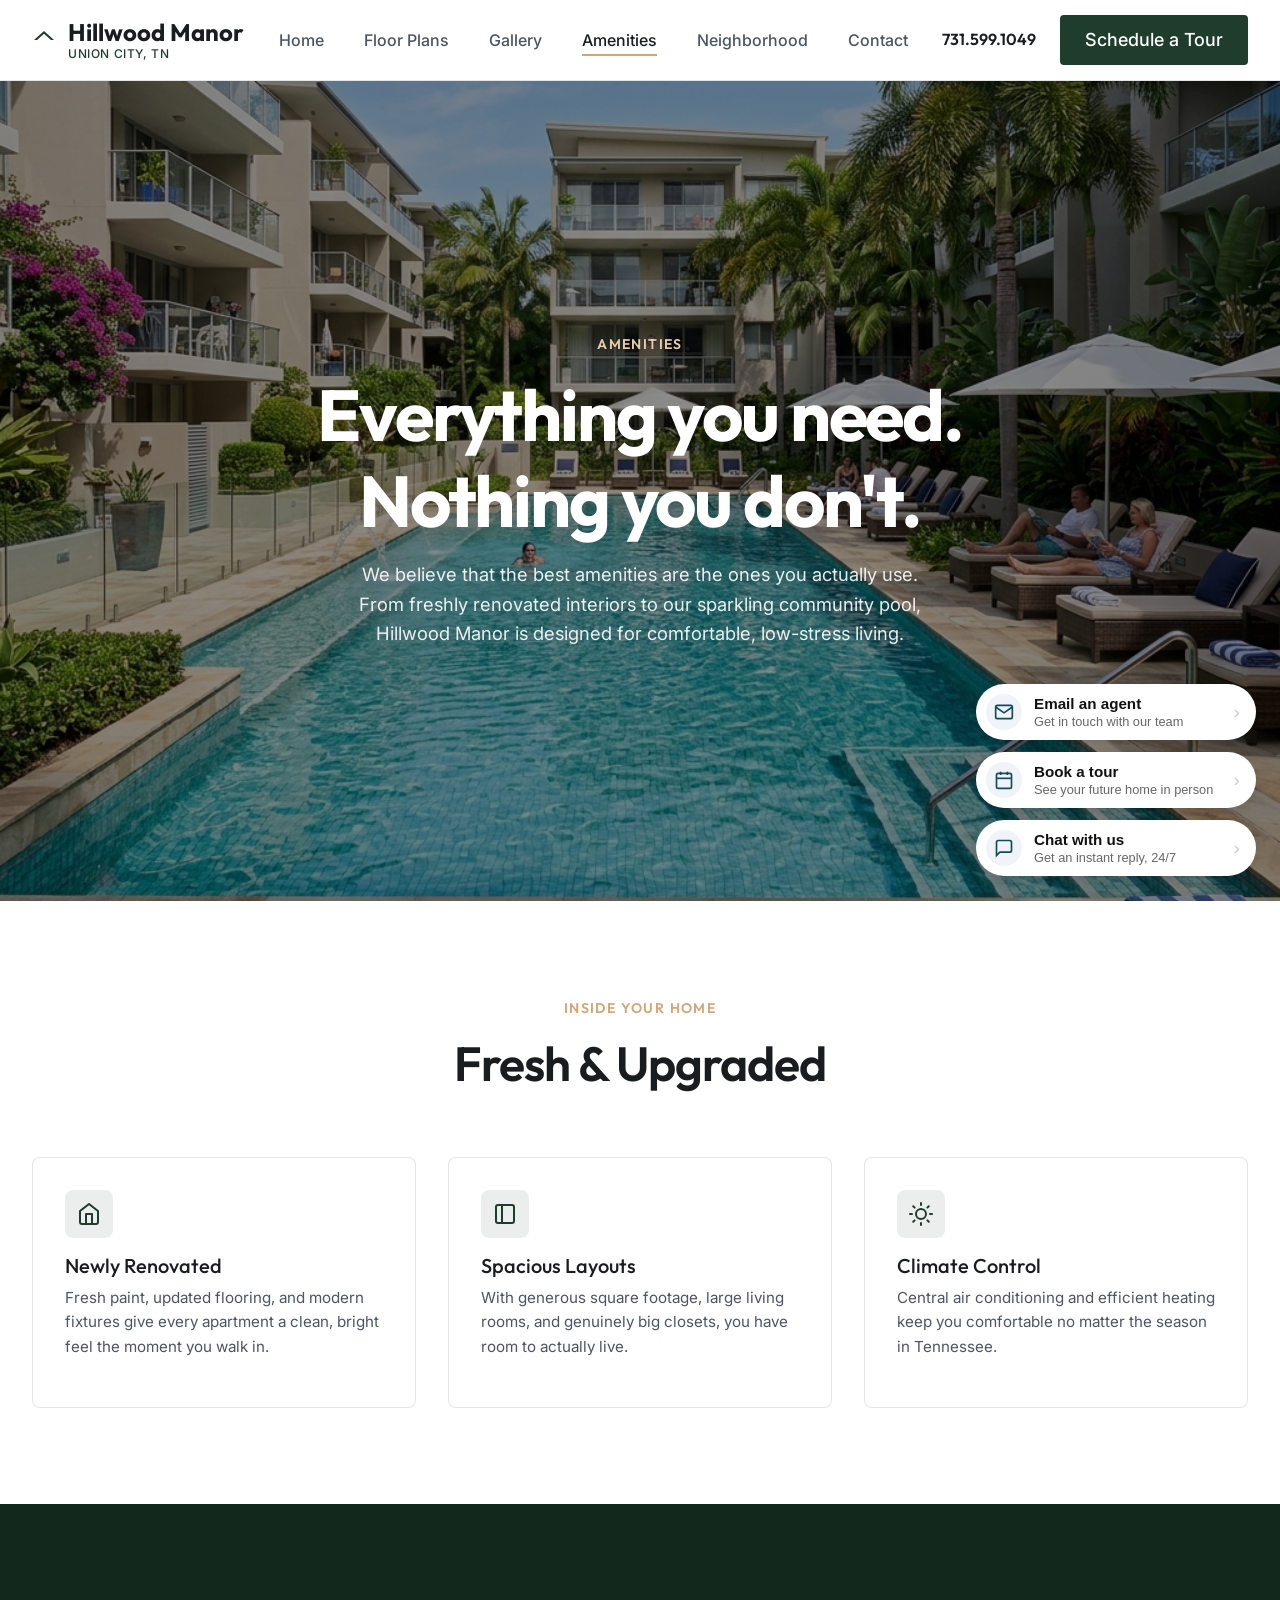
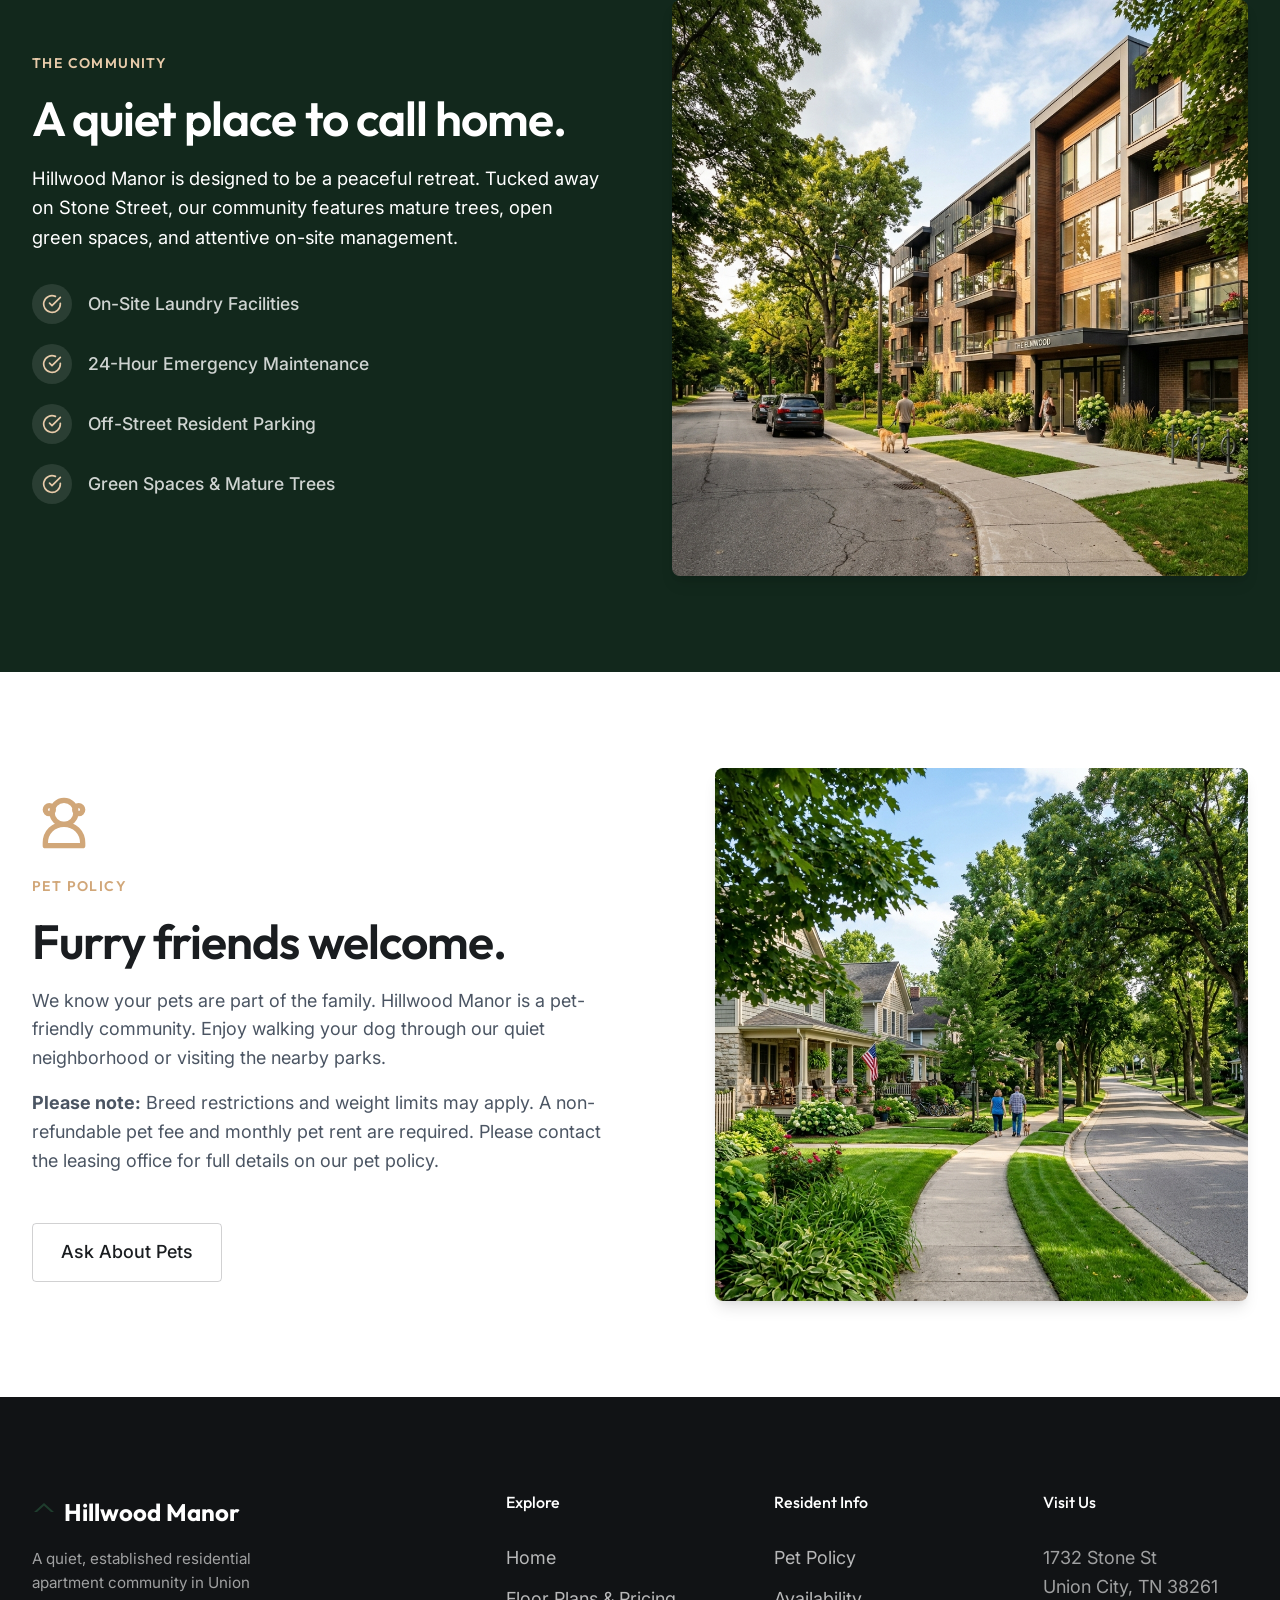
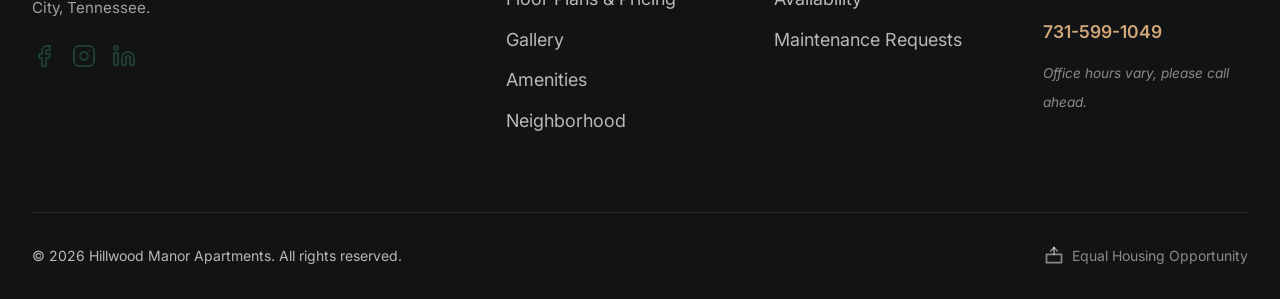
<file: amenities.html>
<!DOCTYPE html>
<html lang="en">
<head>
  <meta charset="UTF-8">
  <meta name="viewport" content="width=device-width, initial-scale=1.0">
  <title>Amenities | Hillwood Manor Apartments</title>
  <meta name="description" content="Discover the amenities at Hillwood Manor Apartments. Enjoy our community pool, green spaces, and fully upgraded interiors.">
  <link rel="stylesheet" href="css/style.css">
</head>
<body>

  <!-- Shared Header -->
  <header class="site-header">
    <div class="container header-inner">
      <div class="logo">
        <a href="index.html">
          <svg width="24" height="24" viewBox="0 0 24 24" class="svg-icon" fill="var(--c-sage)">
            <path d="M12 3L2 12h3v8h14v-8h3L12 3zm0 2.8l7 6.2v8H5v-8l7-6.2z"/>
          </svg>
          <div>
            Hillwood Manor
            <span class="logo-sub">Union City, TN</span>
          </div>
        </a>
      </div>
      <button class="mobile-toggle" aria-label="Menu" aria-expanded="false">
        <span class="hamburger"></span>
      </button>
      <nav class="main-nav">
        <ul>
          <li><a href="index.html">Home</a></li>
          <li><a href="floor-plans.html">Floor Plans</a></li>
          <li><a href="gallery.html">Gallery</a></li>
          <li><a href="amenities.html" class="active">Amenities</a></li>
          <li><a href="neighborhood.html">Neighborhood</a></li>
          <li><a href="contact.html">Contact</a></li>
        </ul>
      </nav>
      <div class="header-actions">
        <a href="tel:731-599-1049" class="phone-link">731.599.1049</a>
        <a href="contact.html" class="btn btn-primary" style="padding: 0.6rem 1.5rem;">Schedule a Tour</a>
      </div>
    </div>
  </header>

  <!-- Internal Hero -->
  <section class="hero-internal">
    <img src="images/community_pool.png" class="slide-img active" alt="Community Pool" style="opacity: 1;">
    <div class="hero-slider-overlay"></div>
    <div class="container reveal">
      <span class="eyebrow" style="color: var(--c-sand-light);">Amenities</span>
      <h1 style="max-width: 800px; margin: 0 auto var(--space-sm); color: #fff;">Everything you need. Nothing you don't.</h1>
      <p style="max-width: 600px; margin: 0 auto; font-size: 1.15rem; color: rgba(255,255,255,0.9);">We believe that the best amenities are the ones you actually use. From freshly renovated interiors to our sparkling community pool, Hillwood Manor is designed for comfortable, low-stress living.</p>
    </div>
  </section>

  <!-- Interior Amenities -->
  <section class="section">
    <div class="container">
      <div class="text-center reveal" style="margin-bottom: var(--space-lg);">
        <span class="eyebrow">Inside Your Home</span>
        <h2>Fresh &amp; Upgraded</h2>
      </div>

      <div class="grid-3">
        <div class="card reveal">
          <div style="width: 48px; height: 48px; border-radius: 8px; background: rgba(74, 93, 78, 0.1); display: flex; align-items: center; justify-content: center; margin-bottom: 1rem;">
            <svg width="24" height="24" viewBox="0 0 24 24" fill="none" stroke="var(--c-sage)" stroke-width="2" stroke-linecap="round" stroke-linejoin="round"><path d="M3 9l9-7 9 7v11a2 2 0 0 1-2 2H5a2 2 0 0 1-2-2z"></path><polyline points="9 22 9 12 15 12 15 22"></polyline></svg>
          </div>
          <h3 style="font-size: 1.25rem;">Newly Renovated</h3>
          <p style="font-size: 0.95rem;">Fresh paint, updated flooring, and modern fixtures give every apartment a clean, bright feel the moment you walk in.</p>
        </div>

        <div class="card reveal" style="transition-delay: 0.1s;">
          <div style="width: 48px; height: 48px; border-radius: 8px; background: rgba(74, 93, 78, 0.1); display: flex; align-items: center; justify-content: center; margin-bottom: 1rem;">
            <svg width="24" height="24" viewBox="0 0 24 24" fill="none" stroke="var(--c-sage)" stroke-width="2" stroke-linecap="round" stroke-linejoin="round"><rect x="3" y="3" width="18" height="18" rx="2" ry="2"></rect><line x1="9" y1="3" x2="9" y2="21"></line></svg>
          </div>
          <h3 style="font-size: 1.25rem;">Spacious Layouts</h3>
          <p style="font-size: 0.95rem;">With generous square footage, large living rooms, and genuinely big closets, you have room to actually live.</p>
        </div>

        <div class="card reveal" style="transition-delay: 0.2s;">
          <div style="width: 48px; height: 48px; border-radius: 8px; background: rgba(74, 93, 78, 0.1); display: flex; align-items: center; justify-content: center; margin-bottom: 1rem;">
            <svg width="24" height="24" viewBox="0 0 24 24" fill="none" stroke="var(--c-sage)" stroke-width="2" stroke-linecap="round" stroke-linejoin="round"><circle cx="12" cy="12" r="5"></circle><line x1="12" y1="1" x2="12" y2="3"></line><line x1="12" y1="21" x2="12" y2="23"></line><line x1="4.22" y1="4.22" x2="5.64" y2="5.64"></line><line x1="18.36" y1="18.36" x2="19.78" y2="19.78"></line><line x1="1" y1="12" x2="3" y2="12"></line><line x1="21" y1="12" x2="23" y2="12"></line><line x1="4.22" y1="19.78" x2="5.64" y2="18.36"></line><line x1="18.36" y1="5.64" x2="19.78" y2="4.22"></line></svg>
          </div>
          <h3 style="font-size: 1.25rem;">Climate Control</h3>
          <p style="font-size: 0.95rem;">Central air conditioning and efficient heating keep you comfortable no matter the season in Tennessee.</p>
        </div>
      </div>
    </div>
  </section>

  <!-- Community Amenities Section -->
  <section class="section section-dark">
    <div class="container">
      <div class="grid-2" style="gap: var(--space-lg); align-items: center;">
        <div class="reveal">
          <span class="eyebrow" style="color: var(--c-sand-light);">The Community</span>
          <h2>A quiet place to call home.</h2>
          <p style="margin-bottom: var(--space-md); font-size: 1.15rem;">Hillwood Manor is designed to be a peaceful retreat. Tucked away on Stone Street, our community features mature trees, open green spaces, and attentive on-site management.</p>
          
          <ul style="list-style: none;">
            <li style="display: flex; gap: 1rem; margin-bottom: 1.25rem; align-items: center;">
              <div style="width: 40px; height: 40px; border-radius: 50%; background: rgba(255,255,255,0.1); display: flex; align-items: center; justify-content: center; flex-shrink: 0;">
                <svg width="20" height="20" viewBox="0 0 24 24" fill="none" stroke="var(--c-sand-light)" stroke-width="2" stroke-linecap="round" stroke-linejoin="round"><path d="M22 11.08V12a10 10 0 1 1-5.93-9.14"></path><polyline points="22 4 12 14.01 9 11.01"></polyline></svg>
              </div>
              <span style="font-size: 1.1rem; font-weight: 500;">On-Site Laundry Facilities</span>
            </li>
            <li style="display: flex; gap: 1rem; margin-bottom: 1.25rem; align-items: center;">
              <div style="width: 40px; height: 40px; border-radius: 50%; background: rgba(255,255,255,0.1); display: flex; align-items: center; justify-content: center; flex-shrink: 0;">
                <svg width="20" height="20" viewBox="0 0 24 24" fill="none" stroke="var(--c-sand-light)" stroke-width="2" stroke-linecap="round" stroke-linejoin="round"><path d="M22 11.08V12a10 10 0 1 1-5.93-9.14"></path><polyline points="22 4 12 14.01 9 11.01"></polyline></svg>
              </div>
              <span style="font-size: 1.1rem; font-weight: 500;">24-Hour Emergency Maintenance</span>
            </li>
            <li style="display: flex; gap: 1rem; margin-bottom: 1.25rem; align-items: center;">
              <div style="width: 40px; height: 40px; border-radius: 50%; background: rgba(255,255,255,0.1); display: flex; align-items: center; justify-content: center; flex-shrink: 0;">
                <svg width="20" height="20" viewBox="0 0 24 24" fill="none" stroke="var(--c-sand-light)" stroke-width="2" stroke-linecap="round" stroke-linejoin="round"><path d="M22 11.08V12a10 10 0 1 1-5.93-9.14"></path><polyline points="22 4 12 14.01 9 11.01"></polyline></svg>
              </div>
              <span style="font-size: 1.1rem; font-weight: 500;">Off-Street Resident Parking</span>
            </li>
            <li style="display: flex; gap: 1rem; margin-bottom: 1.25rem; align-items: center;">
              <div style="width: 40px; height: 40px; border-radius: 50%; background: rgba(255,255,255,0.1); display: flex; align-items: center; justify-content: center; flex-shrink: 0;">
                <svg width="20" height="20" viewBox="0 0 24 24" fill="none" stroke="var(--c-sand-light)" stroke-width="2" stroke-linecap="round" stroke-linejoin="round"><path d="M22 11.08V12a10 10 0 1 1-5.93-9.14"></path><polyline points="22 4 12 14.01 9 11.01"></polyline></svg>
              </div>
              <span style="font-size: 1.1rem; font-weight: 500;">Green Spaces &amp; Mature Trees</span>
            </li>
          </ul>
        </div>
        <div class="reveal" style="transition-delay: 0.2s;">
           <img src="images/hero_exterior.png" alt="Exterior View" style="border-radius: var(--border-radius-lg); box-shadow: var(--shadow-lg);">
        </div>
      </div>
    </div>
  </section>

  <!-- Pet Policy -->
  <section id="pets" class="section">
    <div class="container grid-2" style="align-items: center;">
      <div class="reveal">
        <svg width="64" height="64" viewBox="0 0 24 24" fill="none" stroke="var(--c-sand)" stroke-width="2" stroke-linecap="round" stroke-linejoin="round" style="margin-bottom: 1.5rem;"><path d="M12 5c2.5 0 4.5 2 4.5 4.5S14.5 14 12 14s-4.5-2-4.5-4.5S9.5 5 12 5z"></path><path d="M12 14c-4 0-7 3-7 7v1h14v-1c0-4-3-7-7-7z"></path><circle cx="6.5" cy="8.5" r="1.5"></circle><circle cx="17.5" cy="8.5" r="1.5"></circle></svg>
        <span class="eyebrow">Pet Policy</span>
        <h2>Furry friends welcome.</h2>
        <p>We know your pets are part of the family. Hillwood Manor is a pet-friendly community. Enjoy walking your dog through our quiet neighborhood or visiting the nearby parks.</p>
        <p><strong>Please note:</strong> Breed restrictions and weight limits may apply. A non-refundable pet fee and monthly pet rent are required. Please contact the leasing office for full details on our pet policy.</p>
        <a href="contact.html" class="btn btn-ghost mt-md">Ask About Pets</a>
      </div>
      <div class="reveal" style="transition-delay: 0.2s; text-align: right;">
        <!-- We can just use an aesthetic shape or image here, I'll use park image to imply dog walking -->
        <img src="images/neighborhood_park.png" alt="Local park suitable for walking pets" style="border-radius: var(--border-radius-lg); box-shadow: var(--shadow-lg); max-width: 90%; margin-left: auto;">
      </div>
    </div>
  </section>

  <!-- Shared Footer -->
  <footer class="site-footer">
    <div class="container">
      <div class="footer-grid">
        <div>
          <div class="footer-logo">
            <svg width="24" height="24" viewBox="0 0 24 24" class="svg-icon" fill="var(--c-sage)">
              <path d="M12 3L2 12h3v8h14v-8h3L12 3zm0 2.8l7 6.2v8H5v-8l7-6.2z"/>
            </svg>
            Hillwood Manor
          </div>
          <p style="color: rgba(255,255,255,0.6); max-width: 250px; font-size: 0.95rem;">A quiet, established residential apartment community in Union City, Tennessee.</p>
          <div style="display: flex; gap: 1rem; margin-top: 1.5rem;">
            <a href="#" style="color: var(--c-sage); transition: color 0.3s;" onmouseover="this.style.color='#fff'" onmouseout="this.style.color='var(--c-sage)'"><svg width="24" height="24" viewBox="0 0 24 24" fill="none" stroke="currentColor" stroke-width="2" stroke-linecap="round" stroke-linejoin="round"><path d="M18 2h-3a5 5 0 0 0-5 5v3H7v4h3v8h4v-8h3l1-4h-4V7a1 1 0 0 1 1-1h3z"></path></svg></a>
            <a href="#" style="color: var(--c-sage); transition: color 0.3s;" onmouseover="this.style.color='#fff'" onmouseout="this.style.color='var(--c-sage)'"><svg width="24" height="24" viewBox="0 0 24 24" fill="none" stroke="currentColor" stroke-width="2" stroke-linecap="round" stroke-linejoin="round"><rect x="2" y="2" width="20" height="20" rx="5" ry="5"></rect><path d="M16 11.37A4 4 0 1 1 12.63 8 4 4 0 0 1 16 11.37z"></path><line x1="17.5" y1="6.5" x2="17.51" y2="6.5"></line></svg></a>
            <a href="#" style="color: var(--c-sage); transition: color 0.3s;" onmouseover="this.style.color='#fff'" onmouseout="this.style.color='var(--c-sage)'"><svg width="24" height="24" viewBox="0 0 24 24" fill="none" stroke="currentColor" stroke-width="2" stroke-linecap="round" stroke-linejoin="round"><path d="M16 8a6 6 0 0 1 6 6v7h-4v-7a2 2 0 0 0-2-2 2 2 0 0 0-2 2v7h-4v-7a6 6 0 0 1 6-6z"></path><rect x="2" y="9" width="4" height="12"></rect><circle cx="4" cy="4" r="2"></circle></svg></a>
          </div>

        </div>
        
        <div>
          <h4>Explore</h4>
          <ul class="footer-links">
            <li><a href="index.html">Home</a></li>
            <li><a href="floor-plans.html">Floor Plans &amp; Pricing</a></li>
            <li><a href="gallery.html">Gallery</a></li>
            <li><a href="amenities.html">Amenities</a></li>
            <li><a href="neighborhood.html">Neighborhood</a></li>
          </ul>
        </div>
        
        <div>
          <h4>Resident Info</h4>
          <ul class="footer-links">
            <li><a href="amenities.html#pets">Pet Policy</a></li>
            <li><a href="floor-plans.html">Availability</a></li>
            <li><a href="contact.html">Maintenance Requests</a></li>
          </ul>
        </div>
        
        <div>
          <h4>Visit Us</h4>
          <ul class="footer-links">
            <li><span style="color: rgba(255,255,255,0.6);">1732 Stone St<br>Union City, TN 38261</span></li>
            <li class="mt-sm"><a href="tel:731-599-1049" style="color: var(--c-sand); font-weight: 600; font-size: 1.1rem;">731-599-1049</a></li>
            <li><span style="color: rgba(255,255,255,0.5); font-style: italic; font-size: 0.85rem;">Office hours vary, please call ahead.</span></li>
          </ul>
        </div>
      </div>
      
      <div class="footer-bottom">
        <div>&copy; <span id="current-year"></span> Hillwood Manor Apartments. All rights reserved.</div>
        <div style="display: flex; align-items: center; gap: 0.5rem; color: rgba(255,255,255,0.5);">
          <svg width="20" height="20" viewBox="0 0 24 24" fill="none" stroke="currentColor" stroke-width="2" stroke-linecap="round" stroke-linejoin="round"><path d="M3 10h18v10H3z"/><path d="M12 2v8"/><path d="M12 2l-4 4"/><path d="M12 2l4 4"/></svg>
          Equal Housing Opportunity
        </div>
      </div>
    </div>
  </footer>

  <script src="js/chatbot-data.js"></script>
  <script src="js/widget.js"></script>
  <script src="js/main.js"></script>
</body>
</html>
</file>
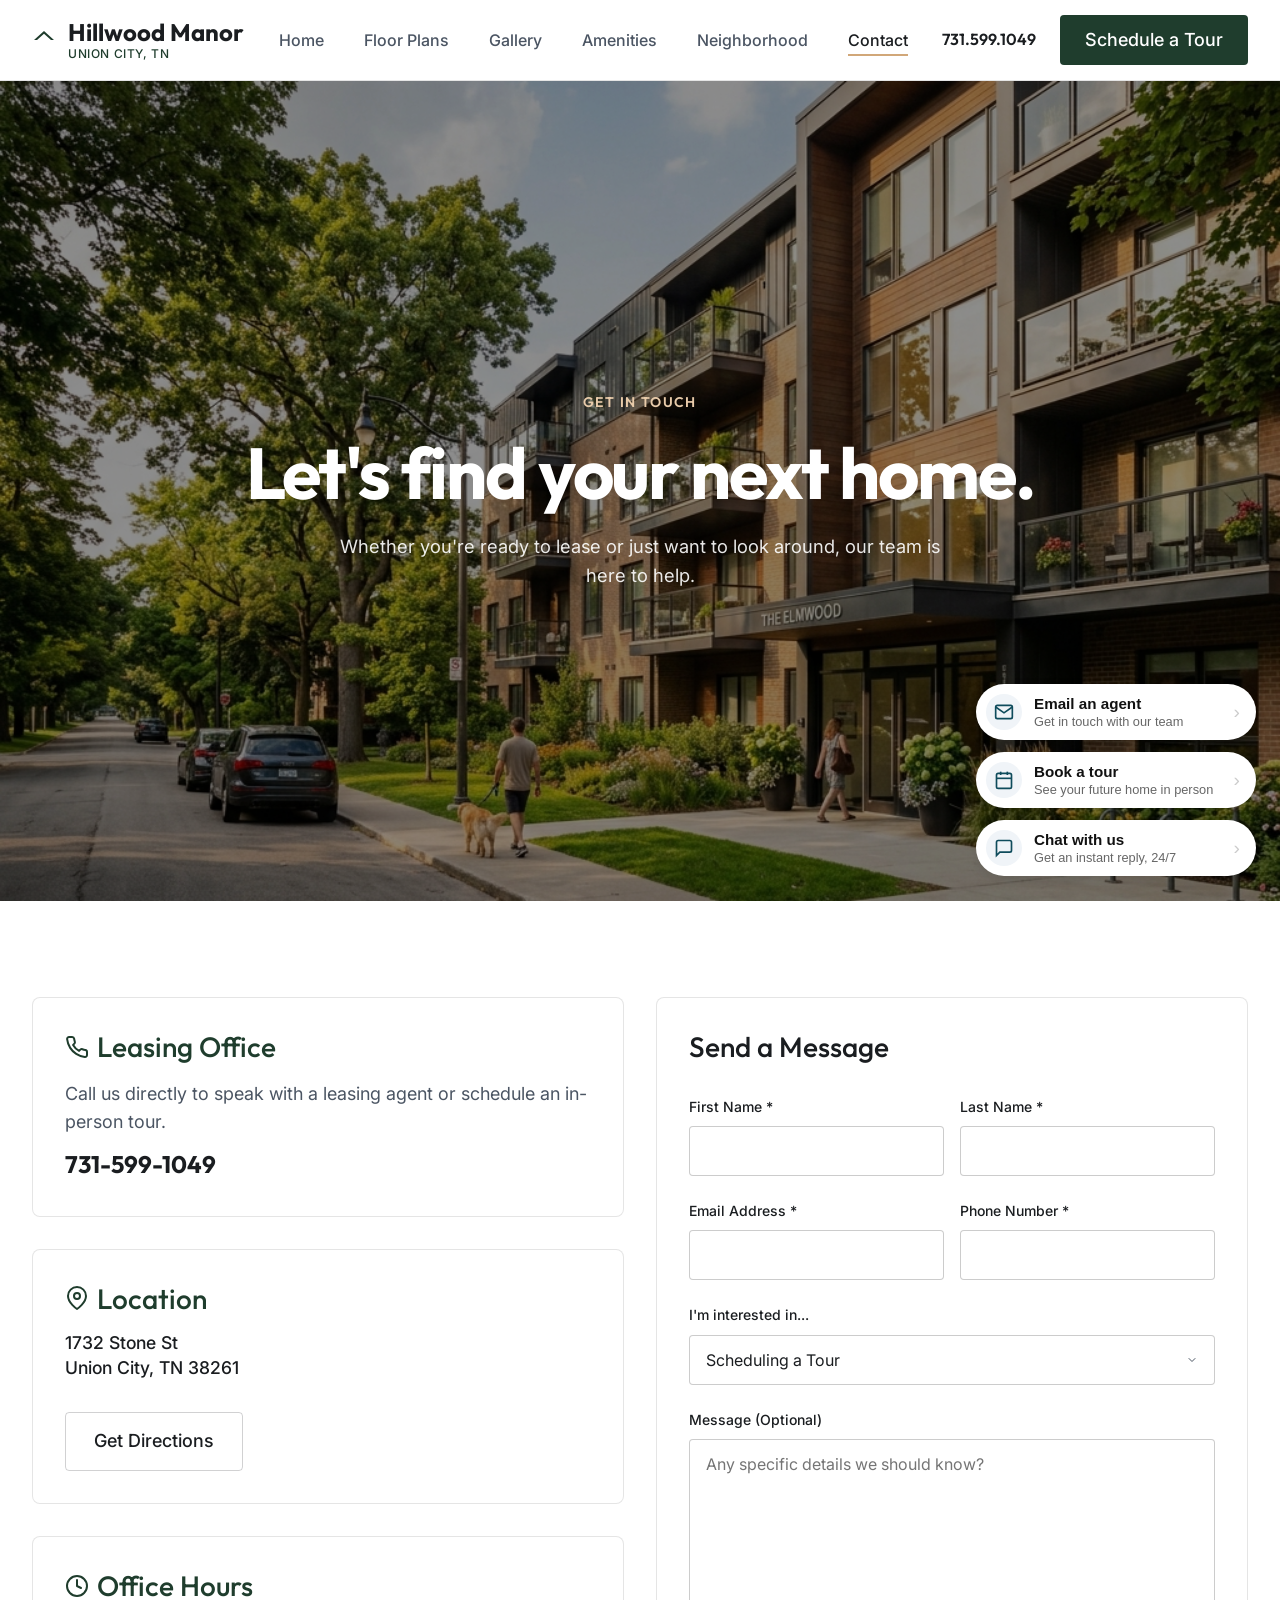
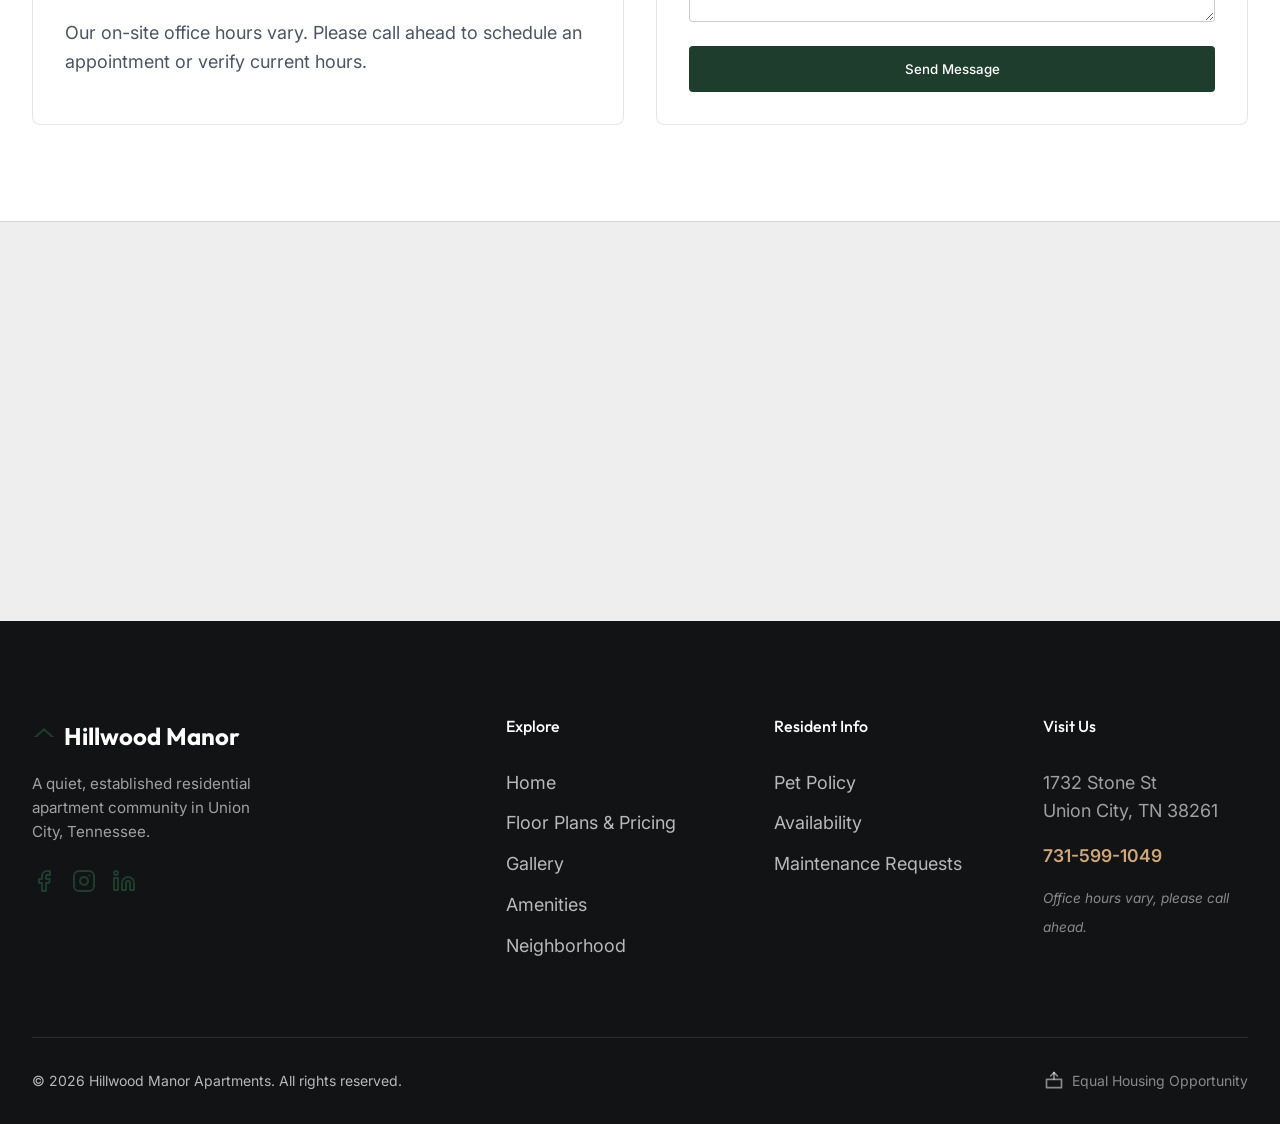
<file: contact.html>
<!DOCTYPE html>
<html lang="en">
<head>
  <meta charset="UTF-8">
  <meta name="viewport" content="width=device-width, initial-scale=1.0">
  <title>Contact & Tours | Hillwood Manor Apartments</title>
  <meta name="description" content="Contact Hillwood Manor Apartments in Union City, TN to schedule a tour or ask about availability.">
  <link rel="stylesheet" href="css/style.css">
</head>
<body>

  <!-- Shared Header -->
  <header class="site-header">
    <div class="container header-inner">
      <div class="logo">
        <a href="index.html">
          <svg width="24" height="24" viewBox="0 0 24 24" class="svg-icon" fill="var(--c-sage)">
            <path d="M12 3L2 12h3v8h14v-8h3L12 3zm0 2.8l7 6.2v8H5v-8l7-6.2z"/>
          </svg>
          <div>
            Hillwood Manor
            <span class="logo-sub">Union City, TN</span>
          </div>
        </a>
      </div>
      <button class="mobile-toggle" aria-label="Menu" aria-expanded="false">
        <span class="hamburger"></span>
      </button>
      <nav class="main-nav">
        <ul>
          <li><a href="index.html">Home</a></li>
          <li><a href="floor-plans.html">Floor Plans</a></li>
          <li><a href="gallery.html">Gallery</a></li>
          <li><a href="amenities.html">Amenities</a></li>
          <li><a href="neighborhood.html">Neighborhood</a></li>
          <li><a href="contact.html" class="active">Contact</a></li>
        </ul>
      </nav>
      <div class="header-actions">
        <a href="tel:731-599-1049" class="phone-link">731.599.1049</a>
        <a href="contact.html" class="btn btn-primary" style="padding: 0.6rem 1.5rem;">Schedule a Tour</a>
      </div>
    </div>
  </header>

  <!-- Internal Hero -->
  <section class="hero-internal">
    <img src="images/hero_exterior.png" class="slide-img active" alt="Exterior" style="opacity: 1;">
    <div class="hero-slider-overlay"></div>
    <div class="container reveal">
      <span class="eyebrow" style="color: var(--c-sand-light);">Get in Touch</span>
      <h1 style="max-width: 800px; margin: 0 auto var(--space-sm); color: #fff;">Let's find your next home.</h1>
      <p style="max-width: 600px; margin: 0 auto; font-size: 1.15rem; color: rgba(255,255,255,0.9);">Whether you're ready to lease or just want to look around, our team is here to help.</p>
    </div>
  </section>

  <!-- Contact Content -->
  <section class="section">
    <div class="container grid-2" style="align-items: stretch;">
      
      <!-- Contact Info Cards -->
      <div class="reveal">
        <div class="card" style="margin-bottom: var(--space-md);">
          <h3 style="display: flex; align-items: center; gap: 0.5rem; color: var(--c-sage); margin-bottom: 1rem;">
            <svg width="24" height="24" viewBox="0 0 24 24" fill="none" stroke="currentColor" stroke-width="2" stroke-linecap="round" stroke-linejoin="round"><path d="M22 16.92v3a2 2 0 0 1-2.18 2 19.79 19.79 0 0 1-8.63-3.07 19.5 19.5 0 0 1-6-6 19.79 19.79 0 0 1-3.07-8.67A2 2 0 0 1 4.11 2h3a2 2 0 0 1 2 1.72 12.84 12.84 0 0 0 .7 2.81 2 2 0 0 1-.45 2.11L8.09 9.91a16 16 0 0 0 6 6l1.27-1.27a2 2 0 0 1 2.11-.45 12.84 12.84 0 0 0 2.81.7A2 2 0 0 1 22 16.92z"></path></svg>
            Leasing Office
          </h3>
          <p style="margin-bottom: 0.5rem;">Call us directly to speak with a leasing agent or schedule an in-person tour.</p>
          <a href="tel:731-599-1049" style="font-size: 1.5rem; font-family: var(--font-heading); font-weight: 700; color: var(--c-text-primary);">731-599-1049</a>
        </div>

        <div class="card" style="margin-bottom: var(--space-md);">
          <h3 style="display: flex; align-items: center; gap: 0.5rem; color: var(--c-sage); margin-bottom: 1rem;">
            <svg width="24" height="24" viewBox="0 0 24 24" fill="none" stroke="currentColor" stroke-width="2" stroke-linecap="round" stroke-linejoin="round"><path d="M21 10c0 7-9 13-9 13s-9-6-9-13a9 9 0 0 1 18 0z"></path><circle cx="12" cy="10" r="3"></circle></svg>
            Location
          </h3>
          <p style="color: var(--c-text-primary); font-size: 1.1rem; line-height: 1.4; font-weight: 500;">
            1732 Stone St<br>
            Union City, TN 38261
          </p>
          <a href="https://maps.google.com" target="_blank" class="btn btn-ghost mt-sm">Get Directions</a>
        </div>

        <div class="card">
          <h3 style="display: flex; align-items: center; gap: 0.5rem; color: var(--c-sage); margin-bottom: 1rem;">
            <svg width="24" height="24" viewBox="0 0 24 24" fill="none" stroke="currentColor" stroke-width="2" stroke-linecap="round" stroke-linejoin="round"><circle cx="12" cy="12" r="10"></circle><polyline points="12 6 12 12 16 14"></polyline></svg>
            Office Hours
          </h3>
          <p style="color: var(--c-text-secondary);">Our on-site office hours vary. Please call ahead to schedule an appointment or verify current hours.</p>
        </div>
      </div>

      <!-- Contact Form -->
      <div class="reveal" style="transition-delay: 0.1s; height: 100%;">
        <div class="card" style="height: 100%; display: flex; flex-direction: column;">
          <h3 style="margin-bottom: var(--space-md);">Send a Message</h3>
          
          <div id="form-success" class="success-banner">
            Thanks for reaching out! We've received your message and will be in touch shortly.
          </div>

          <form id="contact-form" action="YOUR_GOOGLE_APPS_SCRIPT_URL_HERE" method="POST" style="flex: 1; display: flex; flex-direction: column;">
            <div class="grid-2" style="gap: 1rem;">
              <div class="form-group">
                <label for="firstName" class="form-label">First Name *</label>
                <input type="text" id="firstName" class="form-control" required>
              </div>
              <div class="form-group">
                <label for="lastName" class="form-label">Last Name *</label>
                <input type="text" id="lastName" class="form-control" required>
              </div>
            </div>

            <div class="grid-2" style="gap: 1rem;">
              <div class="form-group">
                <label for="email" class="form-label">Email Address *</label>
                <input type="email" id="email" class="form-control" required>
              </div>
              <div class="form-group">
                <label for="phone" class="form-label">Phone Number *</label>
                <input type="tel" id="phone" class="form-control" required>
              </div>
            </div>

            <div class="form-group">
              <label for="interest" class="form-label">I'm interested in...</label>
              <select id="interest" class="form-control" style="appearance: none; background-image: url('data:image/svg+xml;utf8,<svg xmlns=\'http://www.w3.org/2000/svg\' width=\'12\' height=\'12\' viewBox=\'0 0 24 24\' fill=\'none\' stroke=\'%234b5563\' stroke-width=\'2\' stroke-linecap=\'round\' stroke-linejoin=\'round\'><polyline points=\'6 9 12 15 18 9\'></polyline></svg>'); background-repeat: no-repeat; background-position: right 1rem center;">
                <option value="tour">Scheduling a Tour</option>
                <option value="pricing">Pricing & Availability</option>
                <option value="general">General Question</option>
                <option value="maintenance">Maintenance Request</option>
              </select>
            </div>

            <div class="form-group" style="flex: 1; display: flex; flex-direction: column;">
              <label for="message" class="form-label">Message (Optional)</label>
              <textarea id="message" class="form-control" placeholder="Any specific details we should know?" style="flex: 1; min-height: 120px;"></textarea>
            </div>

            <button type="submit" class="btn btn-primary" style="width: 100%;">Send Message</button>
          </form>
        </div>
      </div>

    </div>
  </section>

  <!-- Full Width Map -->
  <section style="height: 400px; width: 100%; border-top: var(--border-light); background-color: #eee;">
    <iframe 
      src="https://maps.google.com/maps?q=1732%20Stone%20St,%20Union%20City,%20TN%2038261&t=&z=14&ie=UTF8&iwloc=&output=embed" 
      width="100%" 
      height="100%" 
      style="border:0;" 
      allowfullscreen="" 
      loading="lazy" 
      referrerpolicy="no-referrer-when-downgrade"
      title="Google Map showing location of 1732 Stone St, Union City, TN">
    </iframe>
  </section>

  <!-- Shared Footer -->
  <footer class="site-footer">
    <div class="container">
      <div class="footer-grid">
        <div>
          <div class="footer-logo">
            <svg width="24" height="24" viewBox="0 0 24 24" class="svg-icon" fill="var(--c-sage)">
              <path d="M12 3L2 12h3v8h14v-8h3L12 3zm0 2.8l7 6.2v8H5v-8l7-6.2z"/>
            </svg>
            Hillwood Manor
          </div>
          <p style="color: rgba(255,255,255,0.6); max-width: 250px; font-size: 0.95rem;">A quiet, established residential apartment community in Union City, Tennessee.</p>
          <div style="display: flex; gap: 1rem; margin-top: 1.5rem;">
            <a href="#" style="color: var(--c-sage); transition: color 0.3s;" onmouseover="this.style.color='#fff'" onmouseout="this.style.color='var(--c-sage)'"><svg width="24" height="24" viewBox="0 0 24 24" fill="none" stroke="currentColor" stroke-width="2" stroke-linecap="round" stroke-linejoin="round"><path d="M18 2h-3a5 5 0 0 0-5 5v3H7v4h3v8h4v-8h3l1-4h-4V7a1 1 0 0 1 1-1h3z"></path></svg></a>
            <a href="#" style="color: var(--c-sage); transition: color 0.3s;" onmouseover="this.style.color='#fff'" onmouseout="this.style.color='var(--c-sage)'"><svg width="24" height="24" viewBox="0 0 24 24" fill="none" stroke="currentColor" stroke-width="2" stroke-linecap="round" stroke-linejoin="round"><rect x="2" y="2" width="20" height="20" rx="5" ry="5"></rect><path d="M16 11.37A4 4 0 1 1 12.63 8 4 4 0 0 1 16 11.37z"></path><line x1="17.5" y1="6.5" x2="17.51" y2="6.5"></line></svg></a>
            <a href="#" style="color: var(--c-sage); transition: color 0.3s;" onmouseover="this.style.color='#fff'" onmouseout="this.style.color='var(--c-sage)'"><svg width="24" height="24" viewBox="0 0 24 24" fill="none" stroke="currentColor" stroke-width="2" stroke-linecap="round" stroke-linejoin="round"><path d="M16 8a6 6 0 0 1 6 6v7h-4v-7a2 2 0 0 0-2-2 2 2 0 0 0-2 2v7h-4v-7a6 6 0 0 1 6-6z"></path><rect x="2" y="9" width="4" height="12"></rect><circle cx="4" cy="4" r="2"></circle></svg></a>
          </div>

        </div>
        
        <div>
          <h4>Explore</h4>
          <ul class="footer-links">
            <li><a href="index.html">Home</a></li>
            <li><a href="floor-plans.html">Floor Plans &amp; Pricing</a></li>
            <li><a href="gallery.html">Gallery</a></li>
            <li><a href="amenities.html">Amenities</a></li>
            <li><a href="neighborhood.html">Neighborhood</a></li>
          </ul>
        </div>
        
        <div>
          <h4>Resident Info</h4>
          <ul class="footer-links">
            <li><a href="amenities.html#pets">Pet Policy</a></li>
            <li><a href="floor-plans.html">Availability</a></li>
            <li><a href="contact.html">Maintenance Requests</a></li>
          </ul>
        </div>
        
        <div>
          <h4>Visit Us</h4>
          <ul class="footer-links">
            <li><span style="color: rgba(255,255,255,0.6);">1732 Stone St<br>Union City, TN 38261</span></li>
            <li class="mt-sm"><a href="tel:731-599-1049" style="color: var(--c-sand); font-weight: 600; font-size: 1.1rem;">731-599-1049</a></li>
            <li><span style="color: rgba(255,255,255,0.5); font-style: italic; font-size: 0.85rem;">Office hours vary, please call ahead.</span></li>
          </ul>
        </div>
      </div>
      
      <div class="footer-bottom">
        <div>&copy; <span id="current-year"></span> Hillwood Manor Apartments. All rights reserved.</div>
        <div style="display: flex; align-items: center; gap: 0.5rem; color: rgba(255,255,255,0.5);">
          <svg width="20" height="20" viewBox="0 0 24 24" fill="none" stroke="currentColor" stroke-width="2" stroke-linecap="round" stroke-linejoin="round"><path d="M3 10h18v10H3z"/><path d="M12 2v8"/><path d="M12 2l-4 4"/><path d="M12 2l4 4"/></svg>
          Equal Housing Opportunity
        </div>
      </div>
    </div>
  </footer>

  <script src="js/chatbot-data.js"></script>
  <script src="js/widget.js"></script>
  <script src="js/main.js"></script>
</body>
</html>
</file>
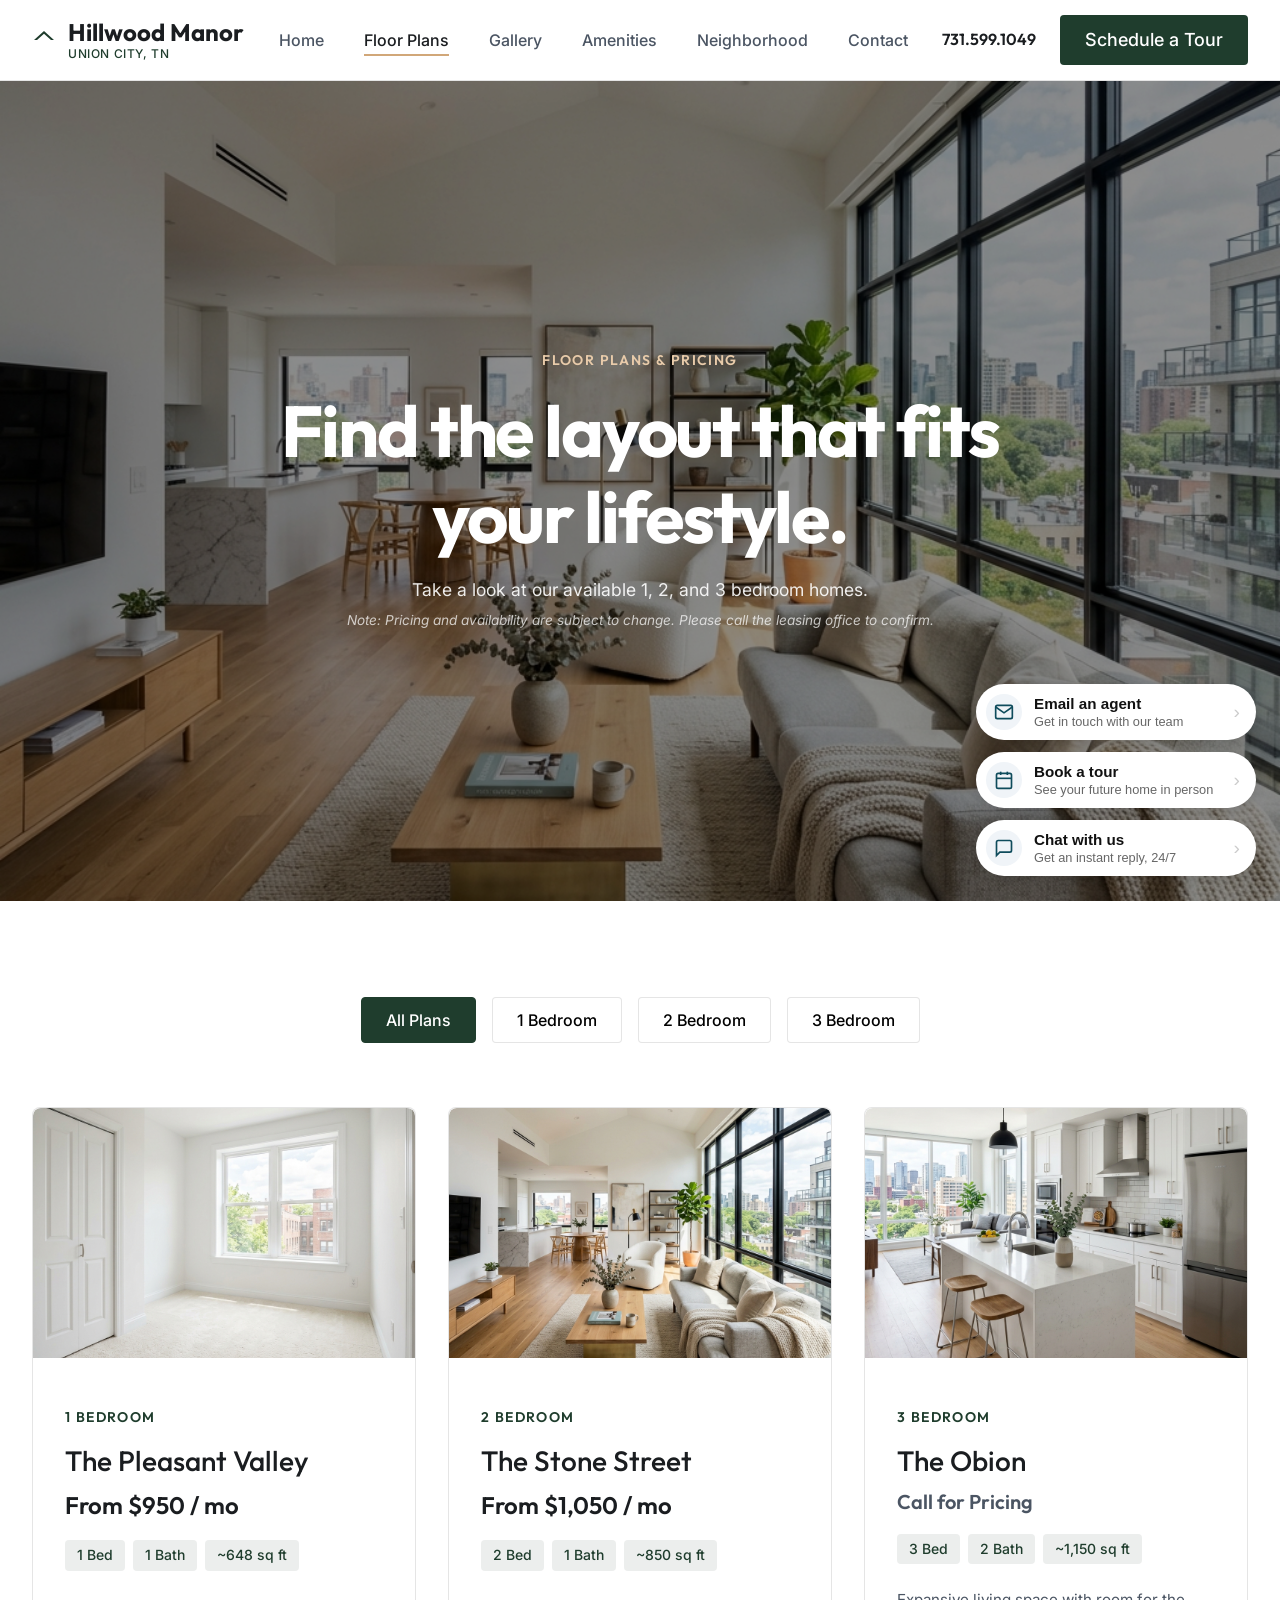
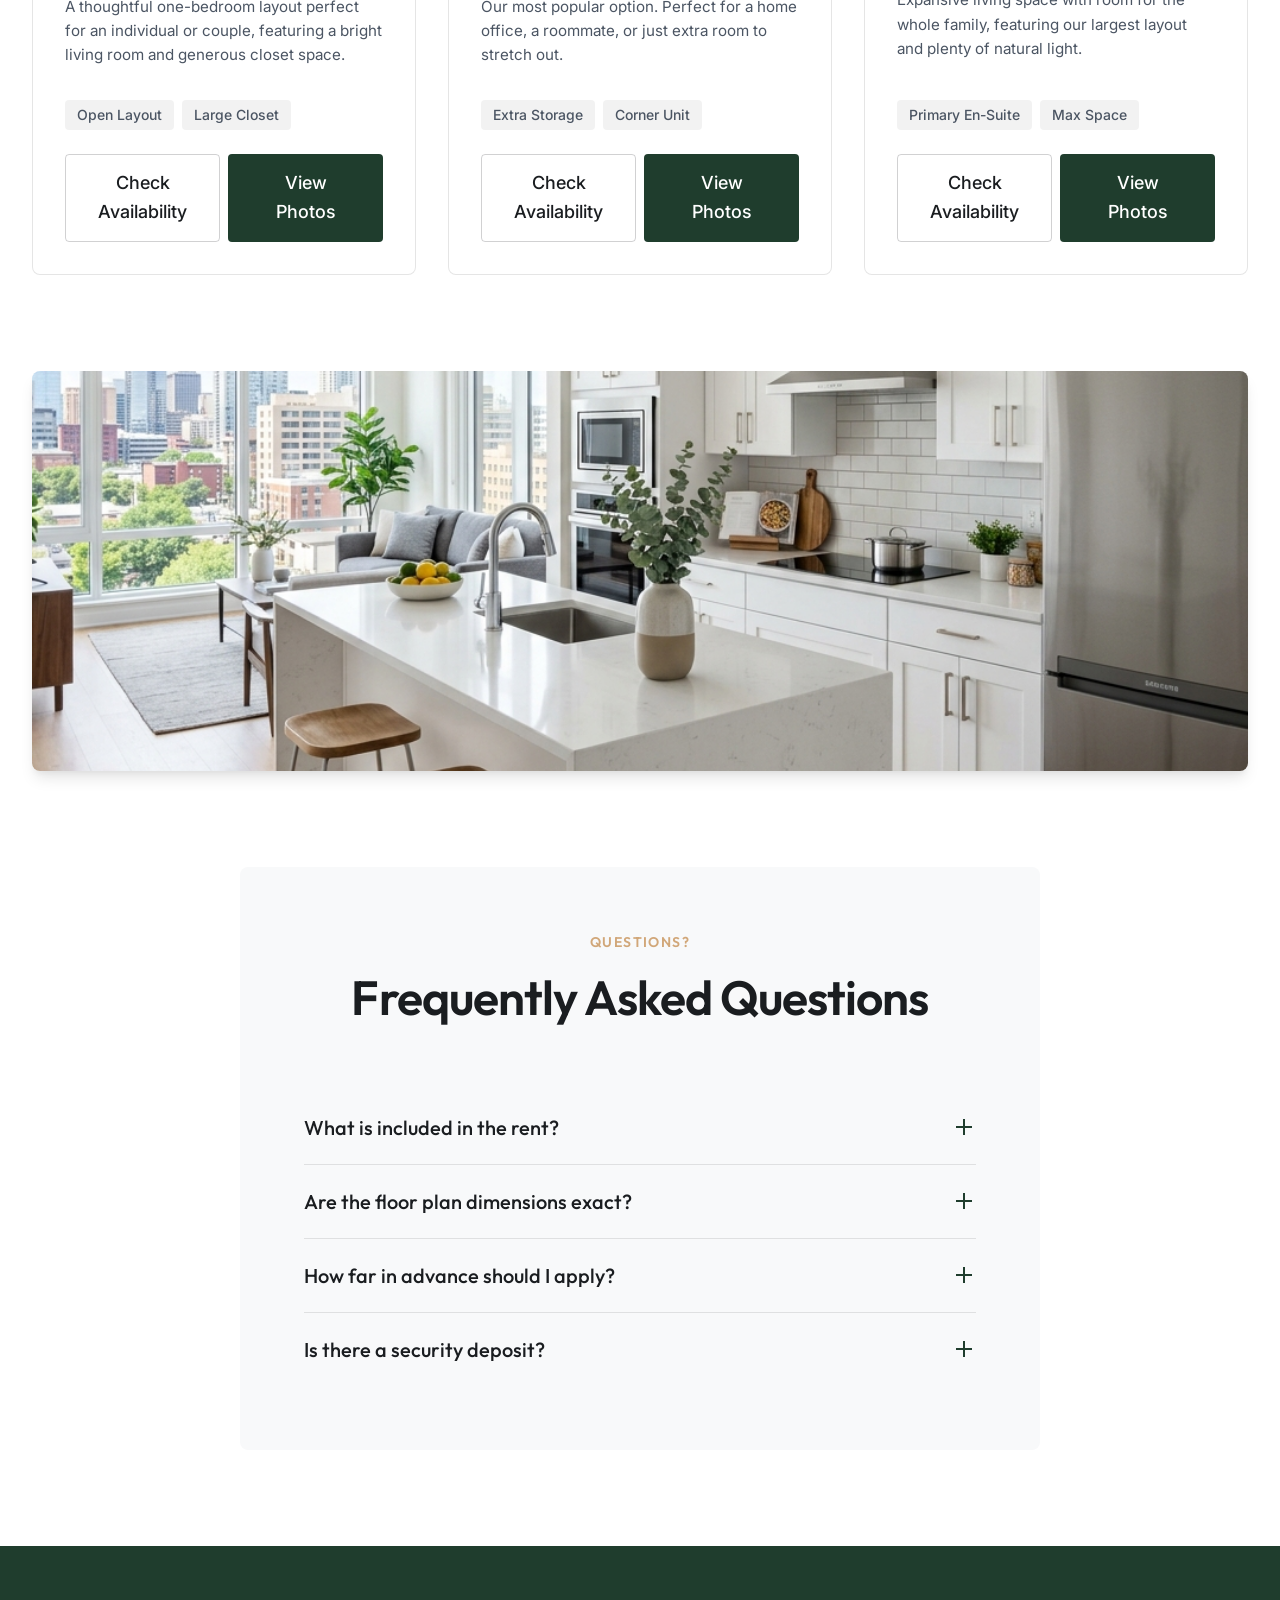
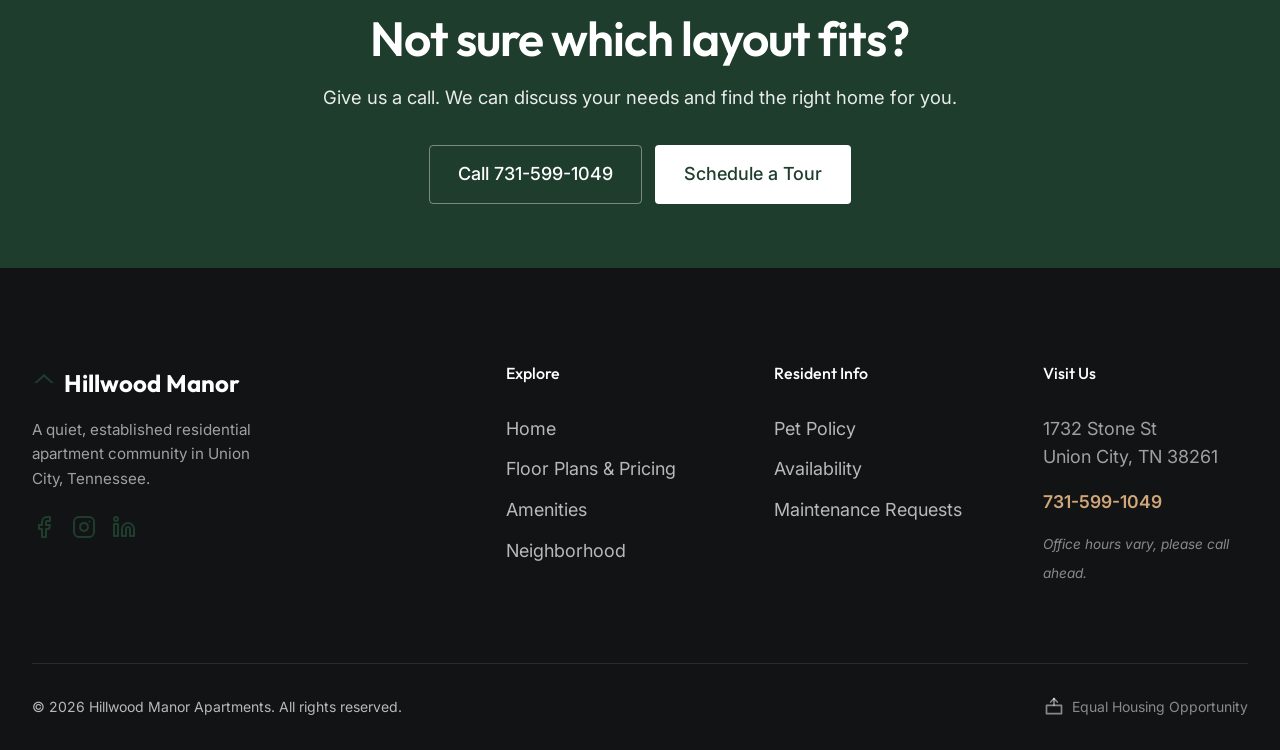
<file: floor-plans.html>
<!DOCTYPE html>
<html lang="en">
<head>
  <meta charset="UTF-8">
  <meta name="viewport" content="width=device-width, initial-scale=1.0">
  <title>Floor Plans & Pricing | Hillwood Manor Apartments</title>
  <meta name="description" content="Explore our 1, 2, and 3 bedroom floor plans at Hillwood Manor Apartments in Union City, TN. Pricing and availability details.">
  <link rel="stylesheet" href="css/style.css">
</head>
<body>

  <!-- Shared Header -->
  <header class="site-header">
    <div class="container header-inner">
      <div class="logo">
        <a href="index.html">
          <svg width="24" height="24" viewBox="0 0 24 24" class="svg-icon" fill="var(--c-sage)">
            <path d="M12 3L2 12h3v8h14v-8h3L12 3zm0 2.8l7 6.2v8H5v-8l7-6.2z"/>
          </svg>
          <div>
            Hillwood Manor
            <span class="logo-sub">Union City, TN</span>
          </div>
        </a>
      </div>
      <button class="mobile-toggle" aria-label="Menu" aria-expanded="false">
        <span class="hamburger"></span>
      </button>
      <nav class="main-nav">
        <ul>
          <li><a href="index.html">Home</a></li>
          <li><a href="floor-plans.html" class="active">Floor Plans</a></li>
          <li><a href="gallery.html">Gallery</a></li>
          <li><a href="amenities.html">Amenities</a></li>
          <li><a href="neighborhood.html">Neighborhood</a></li>
          <li><a href="contact.html">Contact</a></li>
        </ul>
      </nav>
      <div class="header-actions">
        <a href="tel:731-599-1049" class="phone-link">731.599.1049</a>
        <a href="contact.html" class="btn btn-primary" style="padding: 0.6rem 1.5rem;">Schedule a Tour</a>
      </div>
    </div>
  </header>

  <!-- Internal Hero -->
  <section class="hero-internal">
    <img src="images/interior_living.png" class="slide-img active" alt="Living Room" style="opacity: 1;">
    <div class="hero-slider-overlay"></div>
    <div class="container reveal">
      <span class="eyebrow" style="color: var(--c-sand-light);">Floor Plans &amp; Pricing</span>
      <h1 style="max-width: 800px; margin: 0 auto var(--space-sm); color: #fff;">Find the layout that fits your lifestyle.</h1>
      <p style="max-width: 600px; margin: 0 auto; font-size: 1.1rem; color: rgba(255,255,255,0.9);">Take a look at our available 1, 2, and 3 bedroom homes. <br><em style="font-size: 0.85rem; opacity: 0.8;">Note: Pricing and availability are subject to change. Please call the leasing office to confirm.</em></p>
    </div>
  </section>

  <!-- Floor Plans Section -->
  <section class="section">
    <div class="container">
      
      <!-- Filter Tabs -->
      <div class="filter-tabs reveal">
        <button class="filter-btn active" data-filter="all">All Plans</button>
        <button class="filter-btn" data-filter="1">1 Bedroom</button>
        <button class="filter-btn" data-filter="2">2 Bedroom</button>
        <button class="filter-btn" data-filter="3">3 Bedroom</button>
      </div>
      
      <div class="grid-3">
        
        <!-- 1 Bedroom Plan -->
        <div class="card plan-card reveal" data-beds="1">
          <div style="height: 250px;">
            <img src="images/interior_bedroom.png" alt="1 Bedroom Layout" style="width: 100%; height: 100%; object-fit: cover; border-radius: var(--border-radius) var(--border-radius) 0 0;">
          </div>
          <div class="plan-card-body">
            <span class="eyebrow mt-sm" style="color: var(--c-sage);">1 Bedroom</span>
            <h3>The Pleasant Valley</h3>
            <div class="plan-price">From $950 / mo</div>
            <div class="plan-meta">
              <span class="meta-pill">1 Bed</span>
              <span class="meta-pill">1 Bath</span>
              <span class="meta-pill">~648 sq ft</span>
            </div>
            <p style="flex-grow: 1; margin-top: 0.5rem; font-size: 0.95rem;">A thoughtful one-bedroom layout perfect for an individual or couple, featuring a bright living room and generous closet space.</p>
            <div class="plan-meta mt-sm mb-0">
              <span class="meta-pill" style="background: rgba(0,0,0,0.05); color: var(--c-text-secondary);">Open Layout</span>
              <span class="meta-pill" style="background: rgba(0,0,0,0.05); color: var(--c-text-secondary);">Large Closet</span>
            </div>
            <div style="display: flex; gap: 0.5rem; margin-top: 1.5rem;">
              <a href="contact.html" class="btn btn-ghost" style="flex: 1; text-align: center;">Check Availability</a>
              <a href="gallery.html?tab=1bed" class="btn btn-primary" style="flex: 1; text-align: center;">View Photos</a>
            </div>
          </div>
        </div>

        <!-- 2 Bedroom Plan -->
        <div class="card plan-card reveal" data-beds="2" style="transition-delay: 0.1s;">
          <div style="height: 250px;">
            <img src="images/interior_living.png" alt="2 Bedroom Layout" style="width: 100%; height: 100%; object-fit: cover; border-radius: var(--border-radius) var(--border-radius) 0 0;">
          </div>
          <div class="plan-card-body">
            <span class="eyebrow mt-sm" style="color: var(--c-sage);">2 Bedroom</span>
            <h3>The Stone Street</h3>
            <div class="plan-price">From $1,050 / mo</div>
            <div class="plan-meta">
              <span class="meta-pill">2 Bed</span>
              <span class="meta-pill">1 Bath</span>
              <span class="meta-pill">~850 sq ft</span>
            </div>
            <p style="flex-grow: 1; margin-top: 0.5rem; font-size: 0.95rem;">Our most popular option. Perfect for a home office, a roommate, or just extra room to stretch out.</p>
            <div class="plan-meta mt-sm mb-0">
              <span class="meta-pill" style="background: rgba(0,0,0,0.05); color: var(--c-text-secondary);">Extra Storage</span>
              <span class="meta-pill" style="background: rgba(0,0,0,0.05); color: var(--c-text-secondary);">Corner Unit</span>
            </div>
            <div style="display: flex; gap: 0.5rem; margin-top: 1.5rem;">
              <a href="contact.html" class="btn btn-ghost" style="flex: 1; text-align: center;">Check Availability</a>
              <a href="gallery.html?tab=2bed" class="btn btn-primary" style="flex: 1; text-align: center;">View Photos</a>
            </div>
          </div>
        </div>

        <!-- 3 Bedroom Plan -->
        <div class="card plan-card reveal" data-beds="3" style="transition-delay: 0.2s;">
          <div style="height: 250px;">
            <img src="images/interior_kitchen.png" alt="3 Bedroom Layout" style="width: 100%; height: 100%; object-fit: cover; border-radius: var(--border-radius) var(--border-radius) 0 0;">
          </div>
          <div class="plan-card-body">
            <span class="eyebrow mt-sm" style="color: var(--c-sage);">3 Bedroom</span>
            <h3>The Obion</h3>
            <div class="plan-price" style="color: var(--c-text-secondary); font-size: 1.25rem;">Call for Pricing</div>
            <div class="plan-meta">
              <span class="meta-pill">3 Bed</span>
              <span class="meta-pill">2 Bath</span>
              <span class="meta-pill">~1,150 sq ft</span>
            </div>
            <p style="flex-grow: 1; margin-top: 0.5rem; font-size: 0.95rem;">Expansive living space with room for the whole family, featuring our largest layout and plenty of natural light.</p>
            <div class="plan-meta mt-sm mb-0">
              <span class="meta-pill" style="background: rgba(0,0,0,0.05); color: var(--c-text-secondary);">Primary En-Suite</span>
              <span class="meta-pill" style="background: rgba(0,0,0,0.05); color: var(--c-text-secondary);">Max Space</span>
            </div>
            <div style="display: flex; gap: 0.5rem; margin-top: 1.5rem;">
              <a href="contact.html" class="btn btn-ghost" style="flex: 1; text-align: center;">Check Availability</a>
              <a href="gallery.html?tab=3bed" class="btn btn-primary" style="flex: 1; text-align: center;">View Photos</a>
            </div>
          </div>
        </div>

      </div>
    </div>
  </section>

  <!-- Image Break -->
  <section class="section" style="padding: 0;">
    <div class="container reveal">
      <img src="images/interior_kitchen.png" alt="Newly renovated kitchen" style="width: 100%; height: 400px; object-fit: cover; border-radius: var(--border-radius-lg); box-shadow: var(--shadow-lg);">
    </div>
  </section>

  <!-- FAQ Section -->
  <section class="section">
    <div class="container reveal">
      <div style="max-width: 800px; margin: 0 auto; background: var(--c-bg-secondary); padding: var(--space-lg); border-radius: var(--border-radius-lg);">
        <span class="eyebrow text-center">Questions?</span>
        <h2 class="text-center" style="margin-bottom: var(--space-lg);">Frequently Asked Questions</h2>
        
        <div class="faq-item">
          <button class="faq-question">
            What is included in the rent?
            <span class="faq-icon"></span>
          </button>
          <div class="faq-answer">
            <p>Please contact our leasing office for the most current details regarding utilities, trash service, and what is included in your monthly rent payment.</p>
          </div>
        </div>

        <div class="faq-item">
          <button class="faq-question">
            Are the floor plan dimensions exact?
            <span class="faq-icon"></span>
          </button>
          <div class="faq-answer">
            <p>The square footage listed is approximate. Actual layouts and dimensions may vary slightly depending on the specific unit. We encourage you to schedule a tour to see the space in person.</p>
          </div>
        </div>

        <div class="faq-item">
          <button class="faq-question">
            How far in advance should I apply?
            <span class="faq-icon"></span>
          </button>
          <div class="faq-answer">
            <p>Availability can change quickly. We recommend contacting the leasing office as soon as you have a target move-in date so we can let you know what units might be opening up.</p>
          </div>
        </div>

        <div class="faq-item" style="border-bottom: none;">
          <button class="faq-question">
            Is there a security deposit?
            <span class="faq-icon"></span>
          </button>
          <div class="faq-answer">
            <p>Yes, a security deposit is required. The exact amount depends on your specific lease terms and screening results. Call our office for current rates and fee structures.</p>
          </div>
        </div>

      </div>
    </div>
  </section>

  <!-- CTA Band -->
  <section class="cta-band">
    <div class="container reveal">
      <h2>Not sure which layout fits?</h2>
      <p style="margin-bottom: var(--space-md); font-size: 1.15rem; opacity: 0.9;">Give us a call. We can discuss your needs and find the right home for you.</p>
      <div>
        <a href="tel:731-599-1049" class="btn btn-ghost">Call 731-599-1049</a>
        <a href="contact.html" class="btn btn-primary" style="margin-left: 0.5rem;">Schedule a Tour</a>
      </div>
    </div>
  </section>

  <!-- Shared Footer -->
  <footer class="site-footer">
    <div class="container">
      <div class="footer-grid">
        <div>
          <div class="footer-logo">
            <svg width="24" height="24" viewBox="0 0 24 24" class="svg-icon" fill="var(--c-sage)">
              <path d="M12 3L2 12h3v8h14v-8h3L12 3zm0 2.8l7 6.2v8H5v-8l7-6.2z"/>
            </svg>
            Hillwood Manor
          </div>
          <p style="color: rgba(255,255,255,0.6); max-width: 250px; font-size: 0.95rem;">A quiet, established residential apartment community in Union City, Tennessee.</p>
          <div style="display: flex; gap: 1rem; margin-top: 1.5rem;">
            <a href="#" style="color: var(--c-sage); transition: color 0.3s;" onmouseover="this.style.color='#fff'" onmouseout="this.style.color='var(--c-sage)'"><svg width="24" height="24" viewBox="0 0 24 24" fill="none" stroke="currentColor" stroke-width="2" stroke-linecap="round" stroke-linejoin="round"><path d="M18 2h-3a5 5 0 0 0-5 5v3H7v4h3v8h4v-8h3l1-4h-4V7a1 1 0 0 1 1-1h3z"></path></svg></a>
            <a href="#" style="color: var(--c-sage); transition: color 0.3s;" onmouseover="this.style.color='#fff'" onmouseout="this.style.color='var(--c-sage)'"><svg width="24" height="24" viewBox="0 0 24 24" fill="none" stroke="currentColor" stroke-width="2" stroke-linecap="round" stroke-linejoin="round"><rect x="2" y="2" width="20" height="20" rx="5" ry="5"></rect><path d="M16 11.37A4 4 0 1 1 12.63 8 4 4 0 0 1 16 11.37z"></path><line x1="17.5" y1="6.5" x2="17.51" y2="6.5"></line></svg></a>
            <a href="#" style="color: var(--c-sage); transition: color 0.3s;" onmouseover="this.style.color='#fff'" onmouseout="this.style.color='var(--c-sage)'"><svg width="24" height="24" viewBox="0 0 24 24" fill="none" stroke="currentColor" stroke-width="2" stroke-linecap="round" stroke-linejoin="round"><path d="M16 8a6 6 0 0 1 6 6v7h-4v-7a2 2 0 0 0-2-2 2 2 0 0 0-2 2v7h-4v-7a6 6 0 0 1 6-6z"></path><rect x="2" y="9" width="4" height="12"></rect><circle cx="4" cy="4" r="2"></circle></svg></a>
          </div>

        </div>
        
        <div>
          <h4>Explore</h4>
          <ul class="footer-links">
            <li><a href="index.html">Home</a></li>
            <li><a href="floor-plans.html">Floor Plans &amp; Pricing</a></li>
            <li><a href="amenities.html">Amenities</a></li>
            <li><a href="neighborhood.html">Neighborhood</a></li>
          </ul>
        </div>
        
        <div>
          <h4>Resident Info</h4>
          <ul class="footer-links">
            <li><a href="amenities.html#pets">Pet Policy</a></li>
            <li><a href="floor-plans.html">Availability</a></li>
            <li><a href="contact.html">Maintenance Requests</a></li>
          </ul>
        </div>
        
        <div>
          <h4>Visit Us</h4>
          <ul class="footer-links">
            <li><span style="color: rgba(255,255,255,0.6);">1732 Stone St<br>Union City, TN 38261</span></li>
            <li class="mt-sm"><a href="tel:731-599-1049" style="color: var(--c-sand); font-weight: 600; font-size: 1.1rem;">731-599-1049</a></li>
            <li><span style="color: rgba(255,255,255,0.5); font-style: italic; font-size: 0.85rem;">Office hours vary, please call ahead.</span></li>
          </ul>
        </div>
      </div>
      
      <div class="footer-bottom">
        <div>&copy; <span id="current-year"></span> Hillwood Manor Apartments. All rights reserved.</div>
        <div style="display: flex; align-items: center; gap: 0.5rem; color: rgba(255,255,255,0.5);">
          <svg width="20" height="20" viewBox="0 0 24 24" fill="none" stroke="currentColor" stroke-width="2" stroke-linecap="round" stroke-linejoin="round"><path d="M3 10h18v10H3z"/><path d="M12 2v8"/><path d="M12 2l-4 4"/><path d="M12 2l4 4"/></svg>
          Equal Housing Opportunity
        </div>
      </div>
    </div>
  </footer>

  <script src="js/chatbot-data.js"></script>
  <script src="js/widget.js"></script>
  <script src="js/main.js"></script>
</body>
</html>
</file>
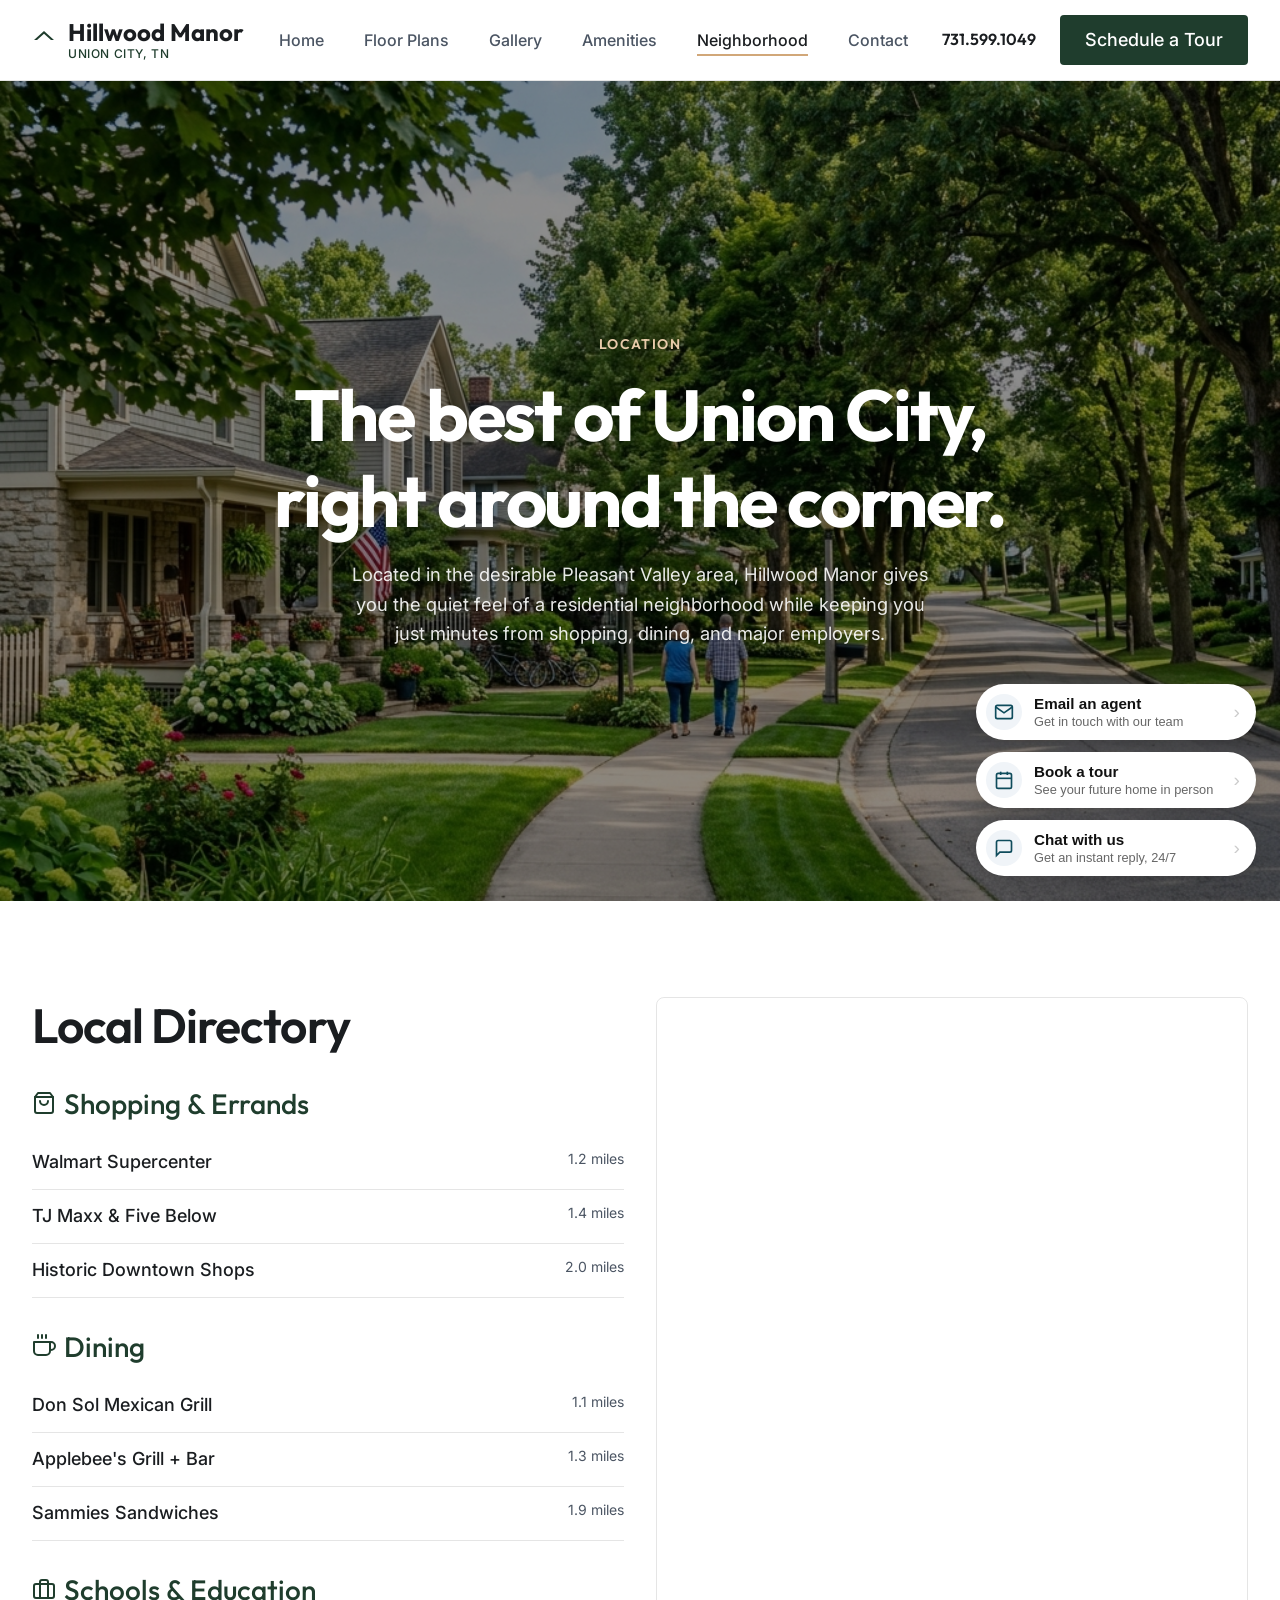
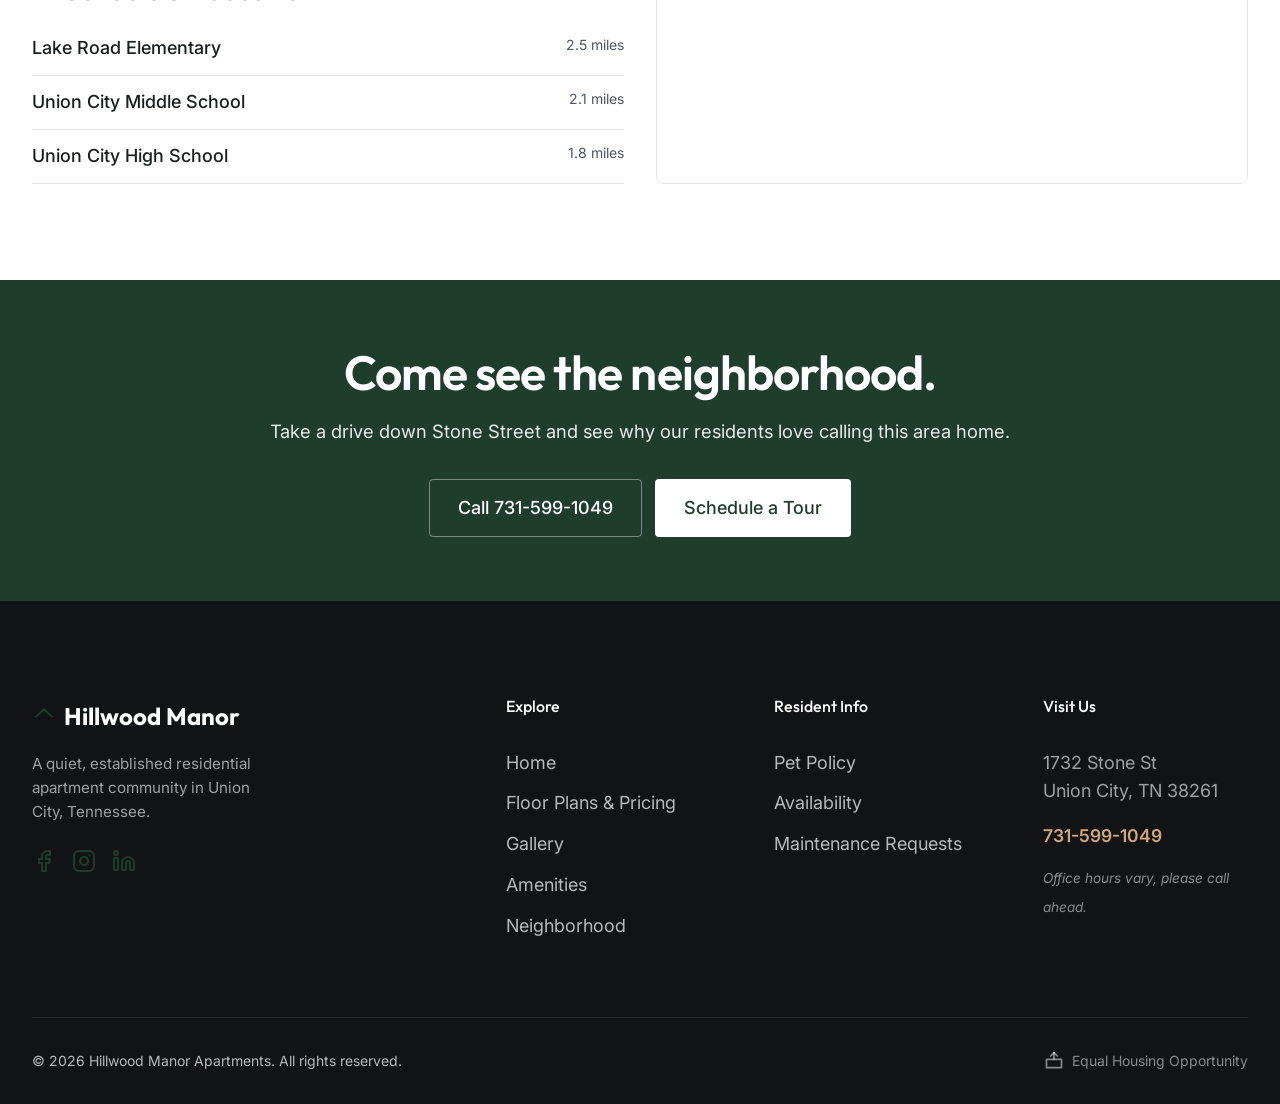
<file: neighborhood.html>
<!DOCTYPE html>
<html lang="en">
<head>
  <meta charset="UTF-8">
  <meta name="viewport" content="width=device-width, initial-scale=1.0">
  <title>Neighborhood | Hillwood Manor Apartments</title>
  <meta name="description" content="Discover the Pleasant Valley neighborhood surrounding Hillwood Manor Apartments in Union City, TN.">
  <link rel="stylesheet" href="css/style.css">
</head>
<body>

  <!-- Shared Header -->
  <header class="site-header">
    <div class="container header-inner">
      <div class="logo">
        <a href="index.html">
          <svg width="24" height="24" viewBox="0 0 24 24" class="svg-icon" fill="var(--c-sage)">
            <path d="M12 3L2 12h3v8h14v-8h3L12 3zm0 2.8l7 6.2v8H5v-8l7-6.2z"/>
          </svg>
          <div>
            Hillwood Manor
            <span class="logo-sub">Union City, TN</span>
          </div>
        </a>
      </div>
      <button class="mobile-toggle" aria-label="Menu" aria-expanded="false">
        <span class="hamburger"></span>
      </button>
      <nav class="main-nav">
        <ul>
          <li><a href="index.html">Home</a></li>
          <li><a href="floor-plans.html">Floor Plans</a></li>
          <li><a href="gallery.html">Gallery</a></li>
          <li><a href="amenities.html">Amenities</a></li>
          <li><a href="neighborhood.html" class="active">Neighborhood</a></li>
          <li><a href="contact.html">Contact</a></li>
        </ul>
      </nav>
      <div class="header-actions">
        <a href="tel:731-599-1049" class="phone-link">731.599.1049</a>
        <a href="contact.html" class="btn btn-primary" style="padding: 0.6rem 1.5rem;">Schedule a Tour</a>
      </div>
    </div>
  </header>

  <!-- Internal Hero -->
  <section class="hero-internal">
    <img src="images/neighborhood_park.png" class="slide-img active" alt="Neighborhood" style="opacity: 1;">
    <div class="hero-slider-overlay"></div>
    <div class="container reveal">
      <span class="eyebrow" style="color: var(--c-sand-light);">Location</span>
      <h1 style="max-width: 800px; margin: 0 auto var(--space-sm); color: #fff;">The best of Union City, right around the corner.</h1>
      <p style="max-width: 600px; margin: 0 auto; font-size: 1.15rem; color: rgba(255,255,255,0.9);">Located in the desirable Pleasant Valley area, Hillwood Manor gives you the quiet feel of a residential neighborhood while keeping you just minutes from shopping, dining, and major employers.</p>
    </div>
  </section>

  <!-- Interactive Map & Local Favorites -->
  <section class="section">
    <div class="container grid-2">
      <!-- Local Directory -->
      <div class="reveal">
        <h2 style="margin-bottom: var(--space-md);">Local Directory</h2>
        
        <div style="margin-bottom: var(--space-md);">
          <h3 style="display: flex; align-items: center; gap: 0.5rem; color: var(--c-sage);">
            <svg width="24" height="24" viewBox="0 0 24 24" fill="none" stroke="currentColor" stroke-width="2" stroke-linecap="round" stroke-linejoin="round"><path d="M6 2L3 6v14a2 2 0 0 0 2 2h14a2 2 0 0 0 2-2V6l-3-4z"></path><line x1="3" y1="6" x2="21" y2="6"></line><path d="M16 10a4 4 0 0 1-8 0"></path></svg>
            Shopping &amp; Errands
          </h3>
          <ul style="list-style: none; padding-left: 0;">
            <li style="padding: 0.75rem 0; border-bottom: var(--border-light); display: flex; justify-content: space-between;">
              <span style="font-weight: 500; color: var(--c-text-primary);">Walmart Supercenter</span>
              <span style="color: var(--c-text-secondary); font-size: 0.875rem;">1.2 miles</span>
            </li>
            <li style="padding: 0.75rem 0; border-bottom: var(--border-light); display: flex; justify-content: space-between;">
              <span style="font-weight: 500; color: var(--c-text-primary);">TJ Maxx &amp; Five Below</span>
              <span style="color: var(--c-text-secondary); font-size: 0.875rem;">1.4 miles</span>
            </li>
            <li style="padding: 0.75rem 0; border-bottom: var(--border-light); display: flex; justify-content: space-between;">
              <span style="font-weight: 500; color: var(--c-text-primary);">Historic Downtown Shops</span>
              <span style="color: var(--c-text-secondary); font-size: 0.875rem;">2.0 miles</span>
            </li>
          </ul>
        </div>

        <div style="margin-bottom: var(--space-md);">
          <h3 style="display: flex; align-items: center; gap: 0.5rem; color: var(--c-sage);">
            <svg width="24" height="24" viewBox="0 0 24 24" fill="none" stroke="currentColor" stroke-width="2" stroke-linecap="round" stroke-linejoin="round"><path d="M18 8h1a4 4 0 0 1 0 8h-1"></path><path d="M2 8h16v9a4 4 0 0 1-4 4H6a4 4 0 0 1-4-4V8z"></path><line x1="6" y1="1" x2="6" y2="4"></line><line x1="10" y1="1" x2="10" y2="4"></line><line x1="14" y1="1" x2="14" y2="4"></line></svg>
            Dining
          </h3>
          <ul style="list-style: none; padding-left: 0;">
            <li style="padding: 0.75rem 0; border-bottom: var(--border-light); display: flex; justify-content: space-between;">
              <span style="font-weight: 500; color: var(--c-text-primary);">Don Sol Mexican Grill</span>
              <span style="color: var(--c-text-secondary); font-size: 0.875rem;">1.1 miles</span>
            </li>
            <li style="padding: 0.75rem 0; border-bottom: var(--border-light); display: flex; justify-content: space-between;">
              <span style="font-weight: 500; color: var(--c-text-primary);">Applebee's Grill + Bar</span>
              <span style="color: var(--c-text-secondary); font-size: 0.875rem;">1.3 miles</span>
            </li>
            <li style="padding: 0.75rem 0; border-bottom: var(--border-light); display: flex; justify-content: space-between;">
              <span style="font-weight: 500; color: var(--c-text-primary);">Sammies Sandwiches</span>
              <span style="color: var(--c-text-secondary); font-size: 0.875rem;">1.9 miles</span>
            </li>
          </ul>
        </div>

        <div>
          <h3 style="display: flex; align-items: center; gap: 0.5rem; color: var(--c-sage);">
            <svg width="24" height="24" viewBox="0 0 24 24" fill="none" stroke="currentColor" stroke-width="2" stroke-linecap="round" stroke-linejoin="round"><rect x="2" y="7" width="20" height="14" rx="2" ry="2"></rect><path d="M16 21V5a2 2 0 0 0-2-2h-4a2 2 0 0 0-2 2v16"></path></svg>
            Schools &amp; Education
          </h3>
          <ul style="list-style: none; padding-left: 0;">
            <li style="padding: 0.75rem 0; border-bottom: var(--border-light); display: flex; justify-content: space-between;">
              <span style="font-weight: 500; color: var(--c-text-primary);">Lake Road Elementary</span>
              <span style="color: var(--c-text-secondary); font-size: 0.875rem;">2.5 miles</span>
            </li>
            <li style="padding: 0.75rem 0; border-bottom: var(--border-light); display: flex; justify-content: space-between;">
              <span style="font-weight: 500; color: var(--c-text-primary);">Union City Middle School</span>
              <span style="color: var(--c-text-secondary); font-size: 0.875rem;">2.1 miles</span>
            </li>
            <li style="padding: 0.75rem 0; border-bottom: var(--border-light); display: flex; justify-content: space-between;">
              <span style="font-weight: 500; color: var(--c-text-primary);">Union City High School</span>
              <span style="color: var(--c-text-secondary); font-size: 0.875rem;">1.8 miles</span>
            </li>
          </ul>
        </div>
      </div>

      <!-- Map -->
      <div class="reveal" style="transition-delay: 0.2s; height: 100%;">
        <div class="map-container">
          <iframe 
            src="https://maps.google.com/maps?q=1732%20Stone%20St,%20Union%20City,%20TN%2038261&t=&z=14&ie=UTF8&iwloc=&output=embed" 
            allowfullscreen="" 
            loading="lazy" 
            referrerpolicy="no-referrer-when-downgrade"
            title="Google Map showing location of 1732 Stone St, Union City, TN">
          </iframe>
        </div>
      </div>
    </div>
  </section>

  <!-- CTA Band -->
  <section class="cta-band">
    <div class="container reveal">
      <h2>Come see the neighborhood.</h2>
      <p style="margin-bottom: var(--space-md); font-size: 1.15rem; opacity: 0.9;">Take a drive down Stone Street and see why our residents love calling this area home.</p>
      <div>
        <a href="tel:731-599-1049" class="btn btn-ghost">Call 731-599-1049</a>
        <a href="contact.html" class="btn btn-primary" style="margin-left: 0.5rem;">Schedule a Tour</a>
      </div>
    </div>
  </section>

  <!-- Shared Footer -->
  <footer class="site-footer">
    <div class="container">
      <div class="footer-grid">
        <div>
          <div class="footer-logo">
            <svg width="24" height="24" viewBox="0 0 24 24" class="svg-icon" fill="var(--c-sage)">
              <path d="M12 3L2 12h3v8h14v-8h3L12 3zm0 2.8l7 6.2v8H5v-8l7-6.2z"/>
            </svg>
            Hillwood Manor
          </div>
          <p style="color: rgba(255,255,255,0.6); max-width: 250px; font-size: 0.95rem;">A quiet, established residential apartment community in Union City, Tennessee.</p>
          <div style="display: flex; gap: 1rem; margin-top: 1.5rem;">
            <a href="#" style="color: var(--c-sage); transition: color 0.3s;" onmouseover="this.style.color='#fff'" onmouseout="this.style.color='var(--c-sage)'"><svg width="24" height="24" viewBox="0 0 24 24" fill="none" stroke="currentColor" stroke-width="2" stroke-linecap="round" stroke-linejoin="round"><path d="M18 2h-3a5 5 0 0 0-5 5v3H7v4h3v8h4v-8h3l1-4h-4V7a1 1 0 0 1 1-1h3z"></path></svg></a>
            <a href="#" style="color: var(--c-sage); transition: color 0.3s;" onmouseover="this.style.color='#fff'" onmouseout="this.style.color='var(--c-sage)'"><svg width="24" height="24" viewBox="0 0 24 24" fill="none" stroke="currentColor" stroke-width="2" stroke-linecap="round" stroke-linejoin="round"><rect x="2" y="2" width="20" height="20" rx="5" ry="5"></rect><path d="M16 11.37A4 4 0 1 1 12.63 8 4 4 0 0 1 16 11.37z"></path><line x1="17.5" y1="6.5" x2="17.51" y2="6.5"></line></svg></a>
            <a href="#" style="color: var(--c-sage); transition: color 0.3s;" onmouseover="this.style.color='#fff'" onmouseout="this.style.color='var(--c-sage)'"><svg width="24" height="24" viewBox="0 0 24 24" fill="none" stroke="currentColor" stroke-width="2" stroke-linecap="round" stroke-linejoin="round"><path d="M16 8a6 6 0 0 1 6 6v7h-4v-7a2 2 0 0 0-2-2 2 2 0 0 0-2 2v7h-4v-7a6 6 0 0 1 6-6z"></path><rect x="2" y="9" width="4" height="12"></rect><circle cx="4" cy="4" r="2"></circle></svg></a>
          </div>

        </div>
        
        <div>
          <h4>Explore</h4>
          <ul class="footer-links">
            <li><a href="index.html">Home</a></li>
            <li><a href="floor-plans.html">Floor Plans &amp; Pricing</a></li>
            <li><a href="gallery.html">Gallery</a></li>
            <li><a href="amenities.html">Amenities</a></li>
            <li><a href="neighborhood.html">Neighborhood</a></li>
          </ul>
        </div>
        
        <div>
          <h4>Resident Info</h4>
          <ul class="footer-links">
            <li><a href="amenities.html#pets">Pet Policy</a></li>
            <li><a href="floor-plans.html">Availability</a></li>
            <li><a href="contact.html">Maintenance Requests</a></li>
          </ul>
        </div>
        
        <div>
          <h4>Visit Us</h4>
          <ul class="footer-links">
            <li><span style="color: rgba(255,255,255,0.6);">1732 Stone St<br>Union City, TN 38261</span></li>
            <li class="mt-sm"><a href="tel:731-599-1049" style="color: var(--c-sand); font-weight: 600; font-size: 1.1rem;">731-599-1049</a></li>
            <li><span style="color: rgba(255,255,255,0.5); font-style: italic; font-size: 0.85rem;">Office hours vary, please call ahead.</span></li>
          </ul>
        </div>
      </div>
      
      <div class="footer-bottom">
        <div>&copy; <span id="current-year"></span> Hillwood Manor Apartments. All rights reserved.</div>
        <div style="display: flex; align-items: center; gap: 0.5rem; color: rgba(255,255,255,0.5);">
          <svg width="20" height="20" viewBox="0 0 24 24" fill="none" stroke="currentColor" stroke-width="2" stroke-linecap="round" stroke-linejoin="round"><path d="M3 10h18v10H3z"/><path d="M12 2v8"/><path d="M12 2l-4 4"/><path d="M12 2l4 4"/></svg>
          Equal Housing Opportunity
        </div>
      </div>
    </div>
  </footer>

  <script src="js/chatbot-data.js"></script>
  <script src="js/widget.js"></script>
  <script src="js/main.js"></script>
</body>
</html>
</file>
<file: css/style.css>
@import url('https://fonts.googleapis.com/css2?family=Inter:wght@400;500;600&family=Outfit:wght@300;400;500;600;700&display=swap');

:root {
  /* Premium Modern Palette (Unchanged) */
  --c-bg-primary: #ffffff;
  --c-bg-secondary: #f8f9fa;
  --c-text-primary: #1a1d20;
  --c-text-secondary: #4b5563;
  --c-sage: #1F3D2D;
  --c-sage-light: #345B45;
  --c-sage-dark: #12281C;
  --c-sand: #D1A779;
  --c-sand-light: #E8CBAA;

  /* Typography */
  --font-heading: 'Outfit', sans-serif;
  --font-body: 'Inter', sans-serif;

  /* Classic Shadows (More structured, less airy) */
  --shadow-sm: 0 1px 2px 0 rgba(0, 0, 0, 0.05);
  --shadow-md: 0 4px 6px -1px rgba(0, 0, 0, 0.1), 0 2px 4px -1px rgba(0, 0, 0, 0.06);
  --shadow-lg: 0 10px 15px -3px rgba(0, 0, 0, 0.1), 0 4px 6px -2px rgba(0, 0, 0, 0.05);

  /* Spacing */
  --space-xs: 0.5rem;
  --space-sm: 1rem;
  --space-md: 2rem;
  --space-lg: 4rem;
  --space-xl: 6rem;
  
  /* Borders (Sharper edges for standard/traditional look) */
  --border-radius-sm: 4px;
  --border-radius: 8px;
  --border-radius-lg: 8px;
  --border-light: 1px solid rgba(0, 0, 0, 0.1);
}

/* Reset & Base */
*, *::before, *::after {
  box-sizing: border-box;
  margin: 0;
  padding: 0;
}

body {
  font-family: var(--font-body);
  color: var(--c-text-secondary);
  background-color: var(--c-bg-primary);
  line-height: 1.6;
  font-size: 1.125rem;
  overflow-x: hidden;
  -webkit-font-smoothing: antialiased;
}

h1, h2, h3, h4, h5, h6 {
  font-family: var(--font-heading);
  font-weight: 600;
  line-height: 1.2;
  margin-bottom: var(--space-sm);
  color: var(--c-text-primary);
}

h1 { font-size: clamp(2rem, 6vw, 4.5rem); letter-spacing: -0.03em; font-weight: 700; }
h2 { font-size: clamp(1.75rem, 4vw, 3rem); letter-spacing: -0.02em; }
h3 { font-size: 1.75rem; font-weight: 500; }
h4 { font-size: 1.25rem; font-weight: 500; }

p {
  margin-bottom: var(--space-sm);
}

a {
  color: var(--c-sage);
  text-decoration: none;
  transition: all 0.3s ease;
}

a:hover {
  color: var(--c-sage-dark);
}

img, svg {
  max-width: 100%;
  display: block;
}

/* Typography Utilities */
.eyebrow {
  font-family: var(--font-heading);
  font-size: 0.875rem;
  text-transform: uppercase;
  letter-spacing: 0.1em;
  font-weight: 600;
  color: var(--c-sand);
  margin-bottom: var(--space-sm);
  display: block;
}

.text-center { text-align: center; }

/* Layout & Containers */
.container {
  width: 100%;
  max-width: 1280px;
  margin: 0 auto;
  padding: 0 var(--space-md);
}

.section {
  padding: var(--space-xl) 0;
}

.section-deep {
  background-color: var(--c-bg-secondary);
}

.section-dark {
  background-color: var(--c-sage-dark);
  color: rgba(255,255,255,0.8);
}

.section-dark h2, .section-dark h3, .section-dark p {
  color: #fff;
}

/* Header & Nav */
.site-header {
  position: sticky;
  top: 0;
  width: 100%;
  z-index: 1000;
  background-color: var(--c-bg-primary);
  border-bottom: var(--border-light);
  transition: box-shadow 0.3s ease;
}

.site-header.scrolled {
  box-shadow: var(--shadow-sm);
}

.header-inner {
  display: flex;
  justify-content: space-between;
  align-items: center;
  height: 80px;
}

.logo a {
  display: flex;
  align-items: center;
  gap: 0.75rem;
  color: var(--c-text-primary);
  font-family: var(--font-heading);
  font-weight: 700;
  font-size: 1.5rem;
  line-height: 1;
}

.logo-sub {
  display: block;
  font-family: var(--font-body);
  font-size: 0.75rem;
  font-weight: 500;
  color: var(--c-sage);
  text-transform: uppercase;
  margin-top: 0.25rem;
  letter-spacing: 0.05em;
}

.main-nav ul {
  display: flex;
  list-style: none;
  gap: 2.5rem;
}

.main-nav a {
  color: var(--c-text-secondary);
  font-weight: 500;
  position: relative;
  font-size: 1rem;
}

.main-nav a:hover, .main-nav a.active {
  color: var(--c-text-primary);
}

.main-nav a.active::after {
  content: '';
  position: absolute;
  bottom: -6px;
  left: 0;
  width: 100%;
  height: 2px;
  background-color: var(--c-sand);
}

.header-actions {
  display: flex;
  align-items: center;
  gap: 1.5rem;
}

.phone-link {
  font-family: var(--font-heading);
  font-weight: 600;
  color: var(--c-text-primary);
  font-size: 1rem;
}

.mobile-toggle {
  display: none;
  background: none;
  border: none;
  cursor: pointer;
  padding: 0.5rem;
}

.hamburger {
  display: block;
  width: 24px;
  height: 2px;
  background-color: var(--c-text-primary);
  position: relative;
}

.hamburger::before, .hamburger::after {
  content: '';
  position: absolute;
  width: 100%;
  height: 2px;
  background-color: var(--c-text-primary);
  left: 0;
  transition: 0.3s;
}

.hamburger::before { top: -8px; }
.hamburger::after { bottom: -8px; }

/* Buttons */
.btn {
  display: inline-flex;
  align-items: center;
  justify-content: center;
  padding: 0.875rem 1.75rem;
  font-family: var(--font-body);
  font-weight: 500;
  border-radius: var(--border-radius-sm);
  cursor: pointer;
  transition: all 0.2s ease;
  text-align: center;
  border: 1px solid transparent;
}

.btn-primary {
  background-color: var(--c-sage);
  color: #fff;
}

.btn-primary:hover {
  background-color: var(--c-sage-dark);
  color: #fff;
}

.btn-ghost {
  background-color: transparent;
  color: var(--c-text-primary);
  border-color: rgba(26, 29, 32, 0.2);
}

.btn-ghost:hover {
  border-color: var(--c-text-primary);
  background-color: var(--c-bg-secondary);
}

.btn-ghost-light {
  background-color: transparent;
  color: #fff;
  border-color: rgba(255,255,255,0.4);
}

.btn-ghost-light:hover {
  background-color: var(--c-sage);
  color: #fff !important;
  border-color: var(--c-sage);
}

/* Grids & Cards */
.grid-2 { display: grid; grid-template-columns: repeat(2, 1fr); gap: var(--space-md); }
.grid-3 { display: grid; grid-template-columns: repeat(3, 1fr); gap: var(--space-md); }
.grid-4 { display: grid; grid-template-columns: repeat(4, 1fr); gap: var(--space-md); }

.card {
  background-color: #fff;
  padding: var(--space-md);
  border-radius: var(--border-radius);
  border: var(--border-light);
  transition: transform 0.3s cubic-bezier(0.175, 0.885, 0.32, 1.275), box-shadow 0.3s ease;
  overflow: hidden;
}

.card:hover {
  transform: translateY(-8px);
  box-shadow: 0 15px 30px rgba(15, 76, 92, 0.25), 0 0 15px rgba(15, 76, 92, 0.15);
}

.card-img-top {
  margin: calc(var(--space-md) * -1) calc(var(--space-md) * -1) var(--space-md);
  width: calc(100% + var(--space-md) * 2);
  height: 250px;
  object-fit: cover;
}

.card h3 { margin-bottom: 0.5rem; }

/* Specific Shared UI */
.cta-band {
  background-color: var(--c-sage);
  color: #fff;
  text-align: center;
  padding: var(--space-lg) 0;
}

.cta-band h2, .cta-band p {
  color: #fff;
}

.cta-band .btn-primary {
  background-color: #fff;
  color: var(--c-sage);
}
.cta-band .btn-primary:hover {
  background-color: var(--c-bg-secondary);
}

.cta-band .btn-ghost {
  border-color: rgba(255,255,255,0.4);
  color: #fff;
}
.cta-band .btn-ghost:hover {
  background-color: rgba(255,255,255,0.1);
  border-color: #fff;
}

/* Footer */
.site-footer {
  background-color: #111315;
  color: rgba(255,255,255,0.7);
  padding: var(--space-xl) 0 var(--space-md);
}

.site-footer h4 {
  color: #fff;
  font-family: var(--font-heading);
  font-size: 1rem;
  margin-bottom: var(--space-md);
}

.footer-grid {
  display: grid;
  grid-template-columns: 2fr 1fr 1fr 1fr;
  gap: var(--space-lg);
  margin-bottom: var(--space-lg);
}

.footer-logo {
  font-family: var(--font-heading);
  font-size: 1.5rem;
  font-weight: 700;
  color: #fff;
  margin-bottom: 1rem;
  display: flex;
  align-items: center;
  gap: 0.5rem;
}

.footer-links {
  list-style: none;
}

.footer-links li {
  margin-bottom: 0.75rem;
}

.footer-links a {
  color: rgba(255,255,255,0.7);
  transition: color 0.2s ease;
}

.footer-links a:hover {
  color: var(--c-sand);
}

.footer-bottom {
  border-top: 1px solid rgba(255,255,255,0.1);
  padding-top: var(--space-md);
  display: flex;
  justify-content: space-between;
  align-items: center;
  font-size: 0.875rem;
}

/* Utilities */
.mb-0 { margin-bottom: 0 !important; }
.mt-sm { margin-top: var(--space-sm); }
.mt-md { margin-top: var(--space-md); }
.mt-lg { margin-top: var(--space-lg); }
.text-sand { color: var(--c-sand); }
.text-sage { color: var(--c-sage); }

/* Form Styles */
.form-group {
  margin-bottom: 1.5rem;
}

.form-label {
  display: block;
  font-family: var(--font-body);
  font-size: 0.875rem;
  margin-bottom: 0.5rem;
  color: var(--c-text-primary);
  font-weight: 500;
}

.form-control {
  width: 100%;
  padding: 0.875rem 1rem;
  font-family: var(--font-body);
  font-size: 1rem;
  border: 1px solid rgba(0,0,0,0.2);
  border-radius: var(--border-radius-sm);
  background-color: #fff;
  color: var(--c-text-primary);
  transition: border-color 0.2s ease;
}

.form-control:focus {
  outline: none;
  border-color: var(--c-sage);
}

textarea.form-control {
  resize: vertical;
  min-height: 120px;
}

/* Animations (Subtle Scroll Reveal) */
.reveal {
  opacity: 0;
  transform: translateY(10px);
  transition: opacity 0.8s ease, transform 0.8s ease;
}

.reveal.active {
  opacity: 1;
  transform: translateY(0);
}

@media (prefers-reduced-motion: reduce) {
  .reveal {
    transition: none;
    opacity: 1;
    transform: none;
  }
}

/* Responsive Design */
@media (max-width: 1024px) {
  .grid-4 { grid-template-columns: repeat(2, 1fr); }
  .footer-grid { grid-template-columns: 1fr 1fr; gap: var(--space-md); }
}

@media (max-width: 768px) {
  :root {
    --space-xl: 64px;
    --space-lg: 48px;
    --space-md: 32px;
    --space-sm: 16px;
  }
  
  .grid-2, .grid-3, .grid-4 { grid-template-columns: 1fr; }
  
  /* Mobile Nav */
  .mobile-toggle { display: block; }
  .header-actions { display: none; }
  
  .main-nav {
    position: fixed;
    top: 80px;
    left: -100%;
    width: 100%;
    height: calc(100vh - 80px);
    background-color: var(--c-bg-primary);
    padding: var(--space-md);
    transition: left 0.3s ease;
    border-top: var(--border-light);
  }
  
  .main-nav.open { left: 0; }
  .main-nav ul { flex-direction: column; gap: 2rem; align-items: center; margin-top: 2rem; }
  .main-nav a { font-size: 1.25rem; }
  
  .footer-grid { grid-template-columns: 1fr; }
  .footer-bottom { flex-direction: column; gap: 1rem; text-align: center; }
}

/* -------------------------------------
   Hero Image Slider Styles
   ------------------------------------- */
.hero-slider-section {
  position: relative;
  min-height: calc(100vh - 80px);
  display: flex;
  align-items: center;
  background-color: #1a1d20; /* fallback */
  overflow: hidden;
}

.hero-slider-bg {
  position: absolute;
  top: 0; left: 0; right: 0; bottom: 0;
  width: 100%; height: 100%;
  z-index: 1;
}

.slide-img {
  position: absolute;
  top: 0; left: 0; width: 100%; height: 100%;
  object-fit: cover;
  opacity: 0;
  transition: opacity 0.8s ease-in-out;
}

.slide-img.active {
  opacity: 1;
}

.hero-slider-overlay {
  position: absolute;
  top: 0; left: 0; right: 0; bottom: 0;
  /* Dark overlay to ensure text is highly readable */
  background: linear-gradient(to right, rgba(0,0,0,0.6) 0%, rgba(0,0,0,0.3) 100%);
  z-index: 2;
}

.hero-internal {
  position: relative;
  min-height: calc(100vh - 80px);
  display: flex;
  align-items: center;
  justify-content: center;
  text-align: center;
  background-color: #1a1d20;
  overflow: hidden;
}
.hero-internal .hero-slider-overlay {
  background: rgba(0,0,0,0.45); /* slightly more uniform for centered text */
}
.hero-internal .container {
  position: relative;
  z-index: 3;
}

.hero-slider-content {
  position: relative;
  z-index: 3;
  color: #fff;
  text-align: center;
  max-width: 800px;
  margin: 0 auto;
}

.hero-slider-content h1 {
  color: #fff;
  margin-bottom: var(--space-md);
}

.hero-slider-content p {
  color: rgba(255, 255, 255, 0.9);
  font-size: 1.25rem;
  margin-bottom: var(--space-md);
}

/* Override stats for dark background */
.hero-stats-dark {
  display: flex;
  gap: var(--space-lg);
  justify-content: center;
  margin-top: var(--space-lg);
  border-top: 1px solid rgba(255, 255, 255, 0.2);
  padding-top: var(--space-md);
}

.hero-stats-dark .stat-item { display: flex; flex-direction: column; }
.hero-stats-dark .stat-value { font-family: var(--font-heading); font-weight: 700; font-size: 1.5rem; color: #fff; }
.hero-stats-dark .stat-label { font-size: 0.875rem; color: rgba(255,255,255,0.7); }

@media (max-width: 768px) {
  .hero-stats-dark { flex-direction: column; gap: var(--space-sm); align-items: center; }
}

/* Plan Cards */
.plan-card { display: flex; flex-direction: column; padding: 0; }
.plan-card-body { padding: var(--space-md); display: flex; flex-direction: column; flex-grow: 1; }

.plan-diagram {
  background-color: var(--c-bg-secondary);
  padding: var(--space-md);
  display: flex;
  justify-content: center;
  align-items: center;
  min-height: 250px;
  border-bottom: var(--border-light);
}

.plan-meta {
  display: flex;
  flex-wrap: wrap;
  gap: 0.5rem;
  margin-bottom: var(--space-sm);
  font-size: 0.875rem;
  color: var(--c-sage);
  font-weight: 500;
}

.meta-pill {
  background-color: rgba(74, 93, 78, 0.1);
  padding: 0.25rem 0.75rem;
  border-radius: var(--border-radius-sm);
}

.plan-price {
  font-family: var(--font-heading);
  font-size: 1.5rem;
  font-weight: 600;
  color: var(--c-text-primary);
  margin-bottom: var(--space-sm);
}

/* Filter Tabs */
.filter-tabs {
  display: flex;
  justify-content: center;
  gap: var(--space-sm);
  margin-bottom: var(--space-lg);
  flex-wrap: wrap;
}

.filter-btn {
  background: #fff;
  border: var(--border-light);
  padding: 0.75rem 1.5rem;
  font-family: var(--font-body);
  font-weight: 500;
  font-size: 1rem;
  cursor: pointer;
  border-radius: var(--border-radius-sm);
  transition: all 0.2s;
}

.filter-btn.active, .filter-btn:hover {
  background: var(--c-sage);
  color: #fff;
  border-color: var(--c-sage);
}

/* FAQ Accordion */
.faq-item {
  border-bottom: var(--border-light);
}

.faq-question {
  width: 100%;
  text-align: left;
  background: none;
  border: none;
  padding: 1.5rem 0;
  font-family: var(--font-heading);
  font-size: 1.25rem;
  font-weight: 500;
  color: var(--c-text-primary);
  cursor: pointer;
  display: flex;
  justify-content: space-between;
  align-items: center;
}

.faq-icon {
  width: 24px; height: 24px; position: relative;
}

.faq-icon::before, .faq-icon::after {
  content: ''; position: absolute; background-color: var(--c-sage); transition: transform 0.3s ease;
}

.faq-icon::before { top: 11px; left: 4px; width: 16px; height: 2px; }
.faq-icon::after { top: 4px; left: 11px; width: 2px; height: 16px; }

.faq-item.active .faq-icon::after { transform: rotate(90deg); opacity: 0; }

.faq-answer { max-height: 0; overflow: hidden; transition: max-height 0.4s ease; }
.faq-answer p { padding-bottom: 1.5rem; color: var(--c-text-secondary); }

/* Maps Container */
.map-container {
  border-radius: var(--border-radius);
  overflow: hidden;
  border: var(--border-light);
  height: 100%;
  min-height: 400px;
}

.map-container iframe { width: 100%; height: 100%; border: 0; }

/* Success Banner */
.success-banner {
  display: none; background-color: var(--c-sage); color: #fff; padding: 1rem;
  border-radius: var(--border-radius-sm); margin-bottom: 1.5rem; font-weight: 500;
}

/* -------------------------------------
   Gallery Mosaic
   ------------------------------------- */
.gallery-mosaic {
  display: grid;
  grid-template-columns: repeat(2, 1fr);
  grid-auto-rows: 150px;
  gap: 8px;
}
.gallery-item-large {
  grid-column: span 2;
  grid-row: span 2;
}
@media (min-width: 768px) {
  .gallery-mosaic {
    grid-template-columns: repeat(4, 1fr);
    grid-auto-rows: 250px;
  }
}
.gallery-item {
  width: 100%;
  height: 100%;
}
.gallery-img {
  width: 100%;
  height: 100%;
  object-fit: cover;
  cursor: zoom-in;
}

/* ==========================================================================
   Floating Widget Styles
   ========================================================================== */
#hw-widget-container {
  position: fixed;
  bottom: 24px;
  right: 24px;
  z-index: 9999;
  font-family: inherit;
  display: flex;
  flex-direction: column;
  align-items: flex-end;
}

.hw-hidden {
  display: none !important;
}

/* Stacked Pill Buttons Menu */
.hw-stacked-menu {
  display: flex;
  flex-direction: column;
  gap: 12px;
  align-items: flex-end;
}

.hw-pill-btn {
  background: white;
  border: none;
  border-radius: 30px;
  padding: 10px 16px 10px 10px;
  display: flex;
  align-items: center;
  box-shadow: 0 4px 12px rgba(0,0,0,0.1);
  cursor: pointer;
  transition: transform 0.2s ease, box-shadow 0.2s ease;
  width: 280px; /* Fixed width so they are all exactly the same size */
}
.hw-pill-btn:hover {
  transform: scale(1.02);
  box-shadow: 0 6px 16px rgba(0,0,0,0.15);
}

.hw-icon-wrapper {
  width: 36px;
  height: 36px;
  border-radius: 50%;
  background: #f0f4f8;
  color: #0f4c5c;
  display: flex;
  align-items: center;
  justify-content: center;
  margin-right: 12px;
  flex-shrink: 0;
}

.hw-btn-text {
  text-align: left;
  display: flex;
  flex-direction: column;
  margin-right: 12px;
}
.hw-btn-text strong {
  font-size: 0.95rem;
  color: #111;
  margin-bottom: 2px;
}
.hw-btn-text span {
  font-size: 0.8rem;
  color: #666;
}

.hw-arrow {
  color: #ccc;
  font-size: 1.2rem;
  margin-left: auto;
}

/* The Panels */
#hw-widget-panel {
  width: 340px;
  background: white;
  border-radius: 16px;
  box-shadow: 0 8px 24px rgba(0,0,0,0.15);
  overflow: hidden;
  display: flex;
  flex-direction: column;
  animation: hwSlideUp 0.3s cubic-bezier(0.16, 1, 0.3, 1);
  /* Ensure it sticks to the bottom right exactly where the menu was */
}

@keyframes hwSlideUp {
  from { opacity: 0; transform: translateY(20px); }
  to { opacity: 1; transform: translateY(0); }
}

.hw-view {
  width: 100%;
  box-sizing: border-box;
}

.hw-panel-header {
  padding: 16px 20px;
  border-bottom: 1px solid #eaeaea;
  display: flex;
  align-items: center;
  background: white;
}

.hw-close-btn, .hw-back-to-menu-btn, .hw-back-to-cal-btn {
  background: none;
  border: none;
  font-size: 1.5rem;
  cursor: pointer;
  color: #888;
  padding: 0 4px;
  line-height: 1;
}
.hw-back-to-menu-btn, .hw-back-to-cal-btn {
  margin-right: 8px;
}

/* Forms & Inputs */
.hw-panel-body {
  padding: 20px;
}

.hw-input {
  width: 100%;
  padding: 12px 14px;
  border: 1px solid #ccc;
  border-radius: 6px;
  margin-bottom: 14px;
  font-size: 0.9rem;
  box-sizing: border-box;
  outline: none;
}
.hw-input:focus {
  border-color: #0f4c5c;
}

.hw-privacy-text {
  font-size: 0.7rem;
  color: #888;
  margin-bottom: 15px;
  line-height: 1.4;
}

.hw-submit-btn, .hw-close-btn-full {
  width: 100%;
  padding: 14px;
  background: #e0e0e0;
  color: #888;
  border: none;
  border-radius: 6px;
  font-weight: 700;
  cursor: not-allowed;
  font-size: 0.95rem;
  transition: all 0.2s;
}

/* The active state for the submit button when form is filled */
.hw-submit-btn.hw-active-btn, .hw-close-btn-full {
  background: #0f4c5c;
  color: white;
  cursor: pointer;
}

.hw-submit-btn.hw-active-btn:hover, .hw-close-btn-full:hover {
  background: #0b3d4a;
}

/* Calendar View */
.hw-calendar-header {
  display: flex;
  justify-content: space-between;
  align-items: center;
  margin-bottom: 15px;
}
.hw-calendar-header button {
  background: none;
  border: none;
  font-size: 1.2rem;
  cursor: pointer;
}
.hw-calendar-days {
  display: grid;
  grid-template-columns: repeat(7, 1fr);
  text-align: center;
  font-size: 0.75rem;
  font-weight: bold;
  color: #c9a75d;
  margin-bottom: 8px;
}
.hw-calendar-grid {
  display: grid;
  grid-template-columns: repeat(7, 1fr);
  gap: 4px;
}
.hw-cal-day {
  background: none;
  border: 1px solid transparent;
  padding: 8px 0;
  border-radius: 4px;
  cursor: pointer;
  font-size: 0.95rem;
  color: #555;
}
.hw-cal-day:hover:not(.disabled) {
  background: #f4f6f8;
}
.hw-cal-day.disabled {
  color: #ccc;
  cursor: default;
}
.hw-cal-day.selected {
  background: #0f4c5c;
  color: white;
  font-weight: bold;
}
.hw-times-grid {
  display: grid;
  grid-template-columns: 1fr 1fr;
  gap: 10px;
}
.hw-time-btn {
  background: white;
  border: 1px solid #0f4c5c;
  color: #0f4c5c;
  padding: 10px;
  border-radius: 6px;
  cursor: pointer;
  font-size: 0.85rem;
  font-weight: 600;
  transition: all 0.2s ease;
}
.hw-time-btn:hover {
  background: #0f4c5c;
  color: white;
}

/* Chat View */
.hw-chat-history {
  height: 320px;
  overflow-y: auto;
  padding: 16px;
  background: #f4f6f8;
  display: flex;
  flex-direction: column;
  gap: 12px;
}

.hw-chat-msg {
  display: flex;
  max-width: 85%;
}
.hw-chat-msg.hw-bot {
  align-self: flex-start;
}
.hw-chat-msg.hw-user {
  align-self: flex-end;
}

.hw-msg-bubble {
  padding: 12px 14px;
  border-radius: 12px;
  font-size: 0.9rem;
  line-height: 1.4;
}
.hw-bot .hw-msg-bubble {
  background: white;
  color: #333;
  border-bottom-left-radius: 4px;
  box-shadow: 0 1px 2px rgba(0,0,0,0.05);
}
.hw-user .hw-msg-bubble {
  background: #0f4c5c;
  color: white;
  border-bottom-right-radius: 4px;
}

.hw-chat-input-area {
  padding: 16px;
  background: white;
}

#hw-chat-input {
  width: 100%;
  padding: 12px 40px 12px 16px;
  border: 1px solid #ccc;
  border-radius: 24px;
  outline: none;
  font-size: 0.9rem;
  box-sizing: border-box;
}
#hw-chat-input:focus {
  border-color: #0f4c5c;
}

.hw-chat-send {
  position: absolute;
  right: 6px;
  top: 50%;
  transform: translateY(-50%);
  background: none;
  color: #0f4c5c;
  border: none;
  width: 32px;
  height: 32px;
  display: flex;
  align-items: center;
  justify-content: center;
  cursor: pointer;
}

/* Hide FAB */
#hw-widget-fab {
  display: none !important;
}

/* Responsive Overrides */
@media (max-width: 480px) {
  #hw-widget-panel {
    position: fixed;
    bottom: 0;
    right: 0;
    width: 100vw;
    height: 100vh;
    border-radius: 0;
    z-index: 10000;
  }
  .hw-chat-history {
    flex-grow: 1;
    height: auto;
  }
}
</file>
